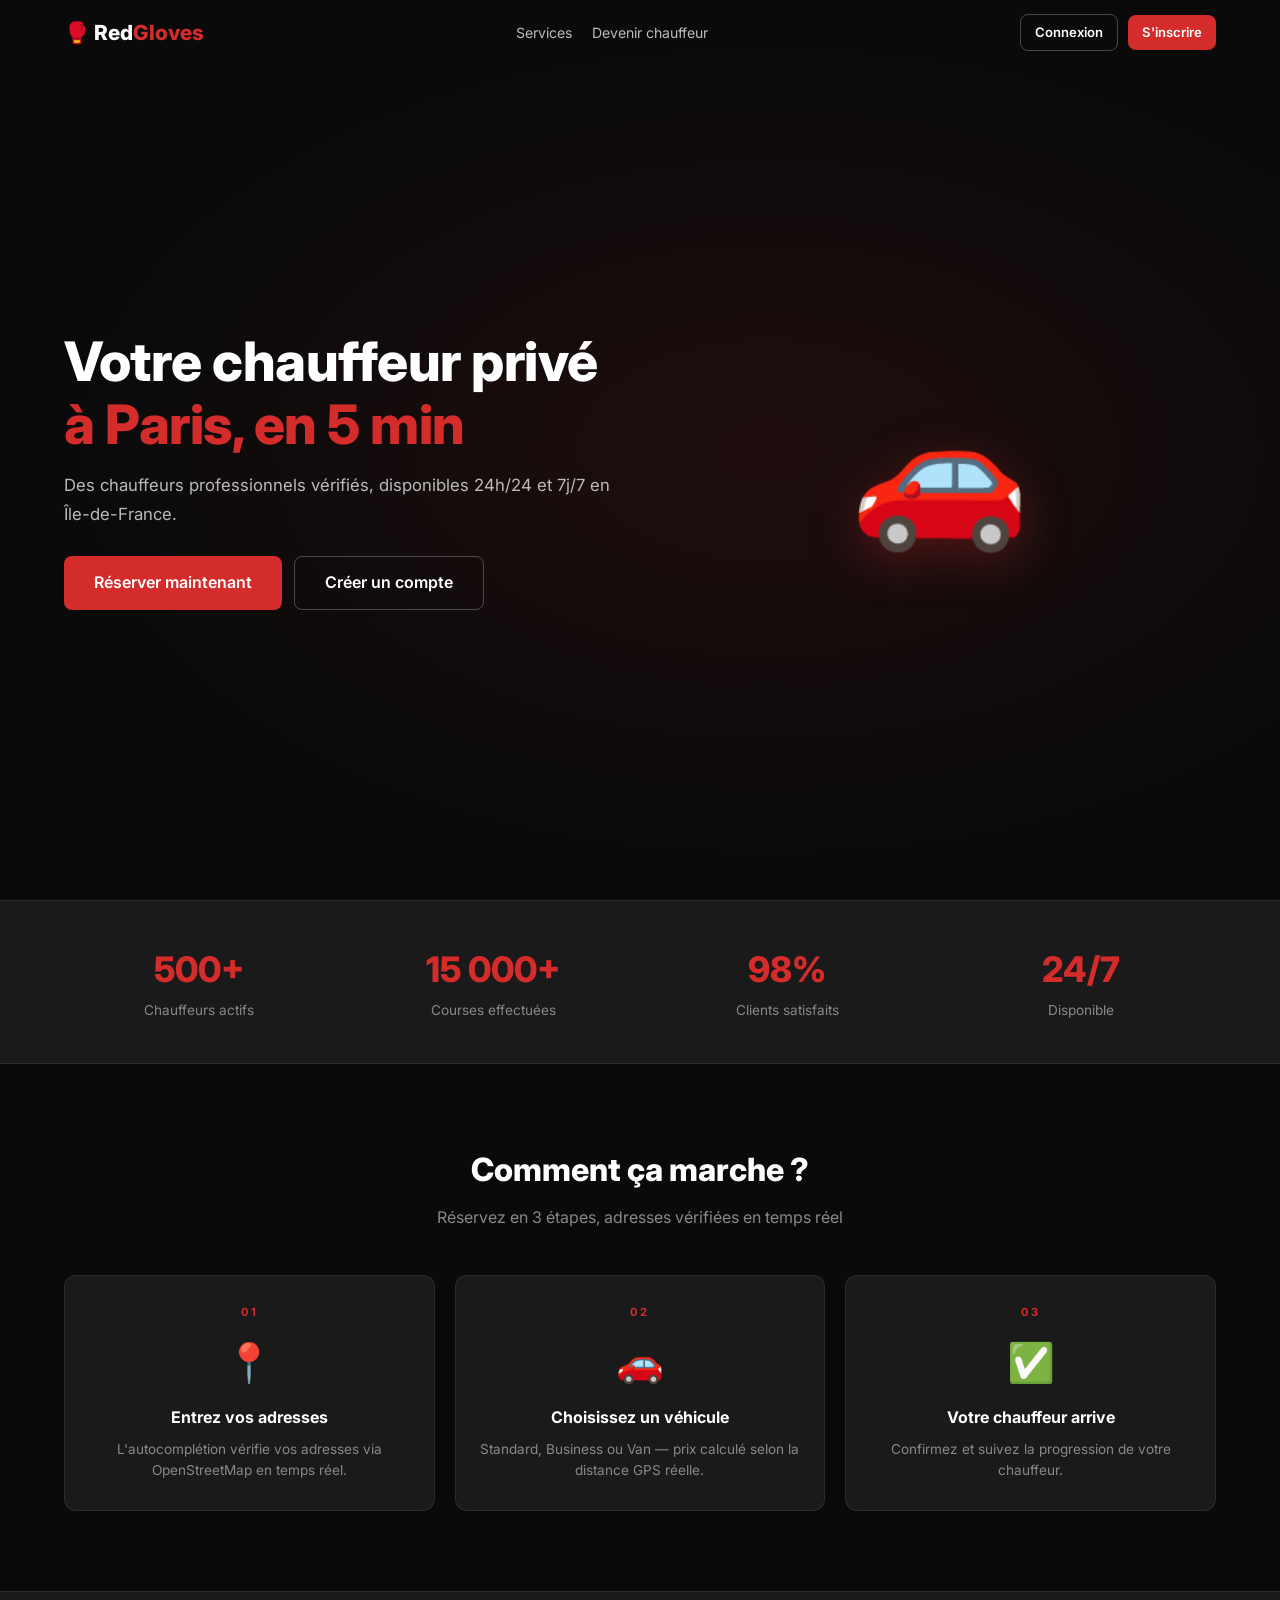
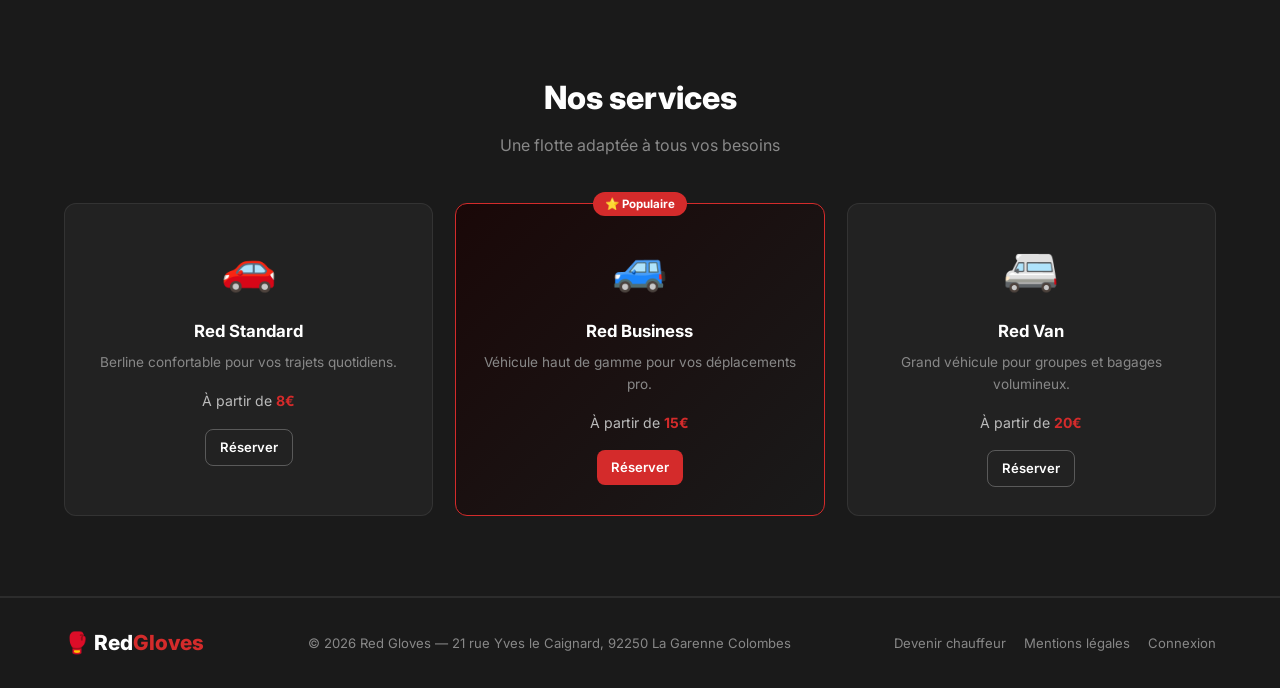
<file: index.html>
<!DOCTYPE html>
<html lang="fr">
<head>
  <meta charset="UTF-8"/>
  <meta name="viewport" content="width=device-width, initial-scale=1.0"/>
  <title>Red Gloves — VTC Paris</title>
  <link href="https://fonts.googleapis.com/css2?family=Inter:wght@400;500;600;700;800&display=swap" rel="stylesheet">
  <link rel="icon" href="data:image/svg+xml,<svg xmlns='http://www.w3.org/2000/svg' viewBox='0 0 100 100'><text y='.9em' font-size='90'>🥊</text></svg>">
  <link rel="stylesheet" href="css/main.css"/>
</head>
<body>

<nav class="navbar" id="navbar">
  <div class="container nav-inner">
    <a href="index.html" class="logo">🥊 Red<span>Gloves</span></a>
    <ul class="nav-links">
      <li><a href="#services">Services</a></li>
      <li><a href="driver.html">Devenir chauffeur</a></li>
    </ul>
    <div id="nav-user"></div>
  </div>
</nav>

<!-- HERO -->
<section class="hero">
  <div class="container hero-inner">
    <div class="hero-text">
      <h1>Votre chauffeur privé<br><span class="red">à Paris, en 5 min</span></h1>
      <p>Des chauffeurs professionnels vérifiés, disponibles 24h/24 et 7j/7 en Île-de-France.</p>
      <div class="hero-btns">
        <a href="booking.html" class="btn btn-red btn-lg">Réserver maintenant</a>
        <a href="auth.html#inscription" class="btn btn-outline btn-lg">Créer un compte</a>
      </div>
    </div>
    <div class="hero-visual">
      <div class="voiture-anim">🚗</div>
    </div>
  </div>
</section>

<!-- STATS -->
<section class="stats-bande">
  <div class="container stats-grid">
    <div class="stat"><strong>500+</strong><span>Chauffeurs actifs</span></div>
    <div class="stat"><strong>15 000+</strong><span>Courses effectuées</span></div>
    <div class="stat"><strong>98%</strong><span>Clients satisfaits</span></div>
    <div class="stat"><strong>24/7</strong><span>Disponible</span></div>
  </div>
</section>

<!-- COMMENT ÇA MARCHE -->
<section class="section">
  <div class="container">
    <h2 class="titre-section">Comment ça marche ?</h2>
    <p class="sous-titre">Réservez en 3 étapes, adresses vérifiées en temps réel</p>
    <div class="etapes-grid">
      <div class="etape-carte">
        <div class="etape-num">01</div>
        <div class="etape-ico">📍</div>
        <h3>Entrez vos adresses</h3>
        <p>L'autocomplétion vérifie vos adresses via OpenStreetMap en temps réel.</p>
      </div>
      <div class="etape-carte">
        <div class="etape-num">02</div>
        <div class="etape-ico">🚗</div>
        <h3>Choisissez un véhicule</h3>
        <p>Standard, Business ou Van — prix calculé selon la distance GPS réelle.</p>
      </div>
      <div class="etape-carte">
        <div class="etape-num">03</div>
        <div class="etape-ico">✅</div>
        <h3>Votre chauffeur arrive</h3>
        <p>Confirmez et suivez la progression de votre chauffeur.</p>
      </div>
    </div>
  </div>
</section>

<!-- SERVICES -->
<section class="section bg-sombre" id="services">
  <div class="container">
    <h2 class="titre-section">Nos services</h2>
    <p class="sous-titre">Une flotte adaptée à tous vos besoins</p>
    <div class="services-grid">
      <div class="service-carte">
        <div class="service-ico">🚗</div>
        <h3>Red Standard</h3>
        <p>Berline confortable pour vos trajets quotidiens.</p>
        <div class="prix">À partir de <strong>8€</strong></div>
        <a href="booking.html" class="btn btn-outline btn-sm">Réserver</a>
      </div>
      <div class="service-carte featured">
        <div class="badge-pop">⭐ Populaire</div>
        <div class="service-ico">🚙</div>
        <h3>Red Business</h3>
        <p>Véhicule haut de gamme pour vos déplacements pro.</p>
        <div class="prix">À partir de <strong>15€</strong></div>
        <a href="booking.html" class="btn btn-red btn-sm">Réserver</a>
      </div>
      <div class="service-carte">
        <div class="service-ico">🚐</div>
        <h3>Red Van</h3>
        <p>Grand véhicule pour groupes et bagages volumineux.</p>
        <div class="prix">À partir de <strong>20€</strong></div>
        <a href="booking.html" class="btn btn-outline btn-sm">Réserver</a>
      </div>
    </div>
  </div>
</section>

<!-- FOOTER -->
<footer class="footer">
  <div class="container footer-inner">
    <span class="logo">🥊 Red<span>Gloves</span></span>
    <p>© 2026 Red Gloves — 21 rue Yves le Caignard, 92250 La Garenne Colombes</p>
    <div class="footer-liens">
      <a href="driver.html">Devenir chauffeur</a>
      <a href="legal.html">Mentions légales</a>
      <a href="auth.html">Connexion</a>
    </div>
  </div>
</footer>

<div class="toast" id="toast"></div>
<script src="js/utils.js"></script>
</body>
</html>
</file>
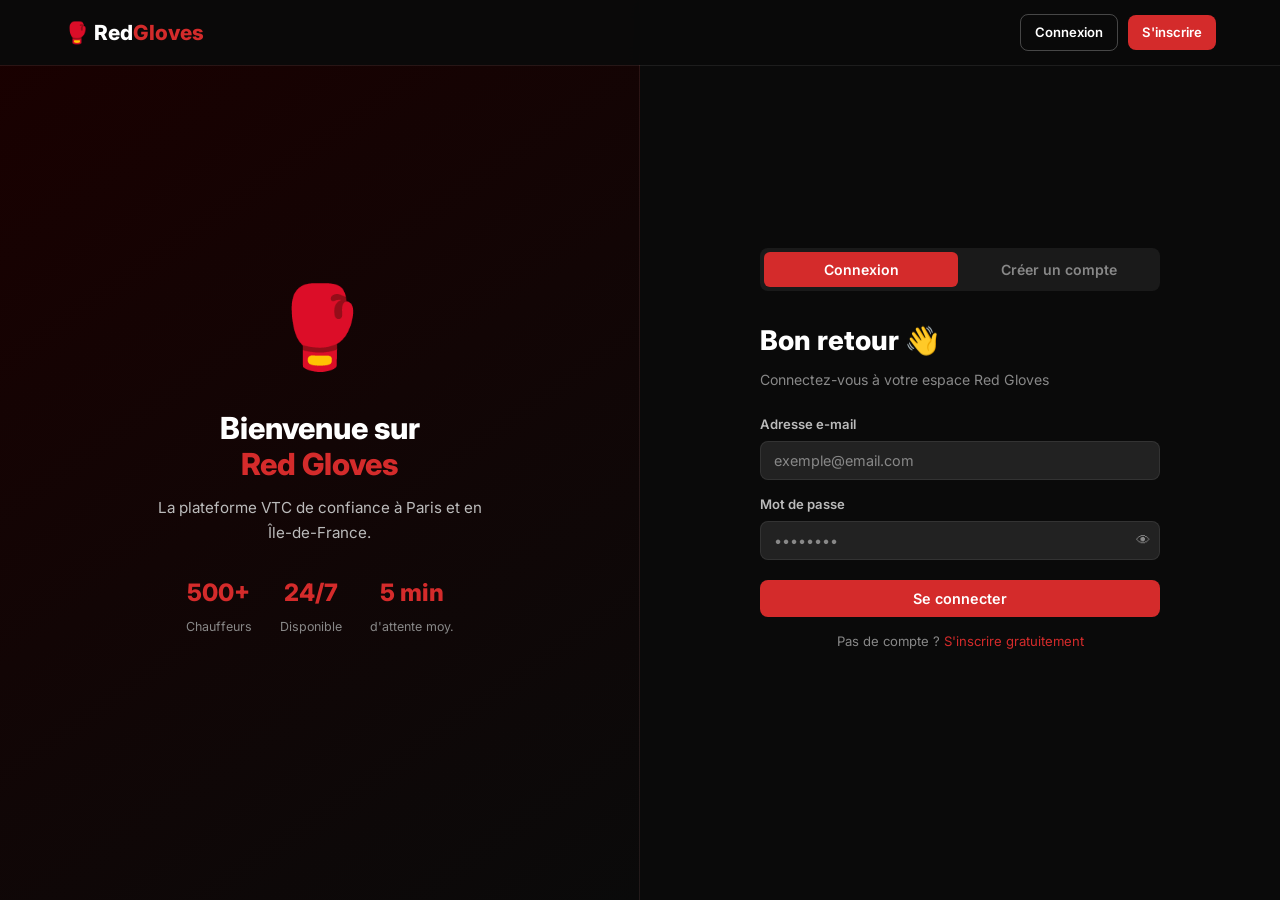
<file: auth.html>
<!DOCTYPE html>
<html lang="fr">
<head>
  <meta charset="UTF-8" />
  <meta name="viewport" content="width=device-width, initial-scale=1.0" />
  <title>Red Gloves — Connexion</title>
  <link href="https://fonts.googleapis.com/css2?family=Inter:wght@400;500;600;700;800&display=swap" rel="stylesheet">
  <link rel="icon" href="data:image/svg+xml,<svg xmlns='http://www.w3.org/2000/svg' viewBox='0 0 100 100'><text y='.9em' font-size='90'>🥊</text></svg>">
  <link rel="stylesheet" href="css/main.css" />
</head>
<body>

<nav class="navbar scrolled">
  <div class="container nav-inner">
    <a href="index.html" class="logo">🥊 Red<span>Gloves</span></a>
    <div id="nav-user"></div>
  </div>
</nav>

<div class="auth-page">

  <!-- Panneau gauche décoratif -->
  <div class="auth-gauche">
    <div class="auth-visuel">
      <div style="font-size:5rem;margin-bottom:20px;">🥊</div>
      <h2>Bienvenue sur<br><span class="red">Red Gloves</span></h2>
      <p>La plateforme VTC de confiance à Paris et en Île-de-France.</p>
      <div class="auth-stats">
        <div><strong>500+</strong><small>Chauffeurs</small></div>
        <div><strong>24/7</strong><small>Disponible</small></div>
        <div><strong>5 min</strong><small>d'attente moy.</small></div>
      </div>
    </div>
  </div>

  <!-- Panneau droit : formulaires -->
  <div class="auth-droite">
    <div class="auth-boite">

      <div class="auth-onglets">
        <button class="onglet actif" data-onglet="connexion"   onclick="changerOnglet('connexion')">Connexion</button>
        <button class="onglet"       data-onglet="inscription" onclick="changerOnglet('inscription')">Créer un compte</button>
      </div>

      <!-- ── CONNEXION ── -->
      <form id="form-connexion">
        <h1>Bon retour 👋</h1>
        <p class="auth-sub">Connectez-vous à votre espace Red Gloves</p>

        <div class="champ">
          <label>Adresse e-mail</label>
          <input type="email" id="login-email" placeholder="exemple@email.com" required />
        </div>
        <div class="champ">
          <label>Mot de passe</label>
          <div class="pw-wrap">
            <input type="password" id="login-mdp" placeholder="••••••••" required />
            <button type="button" class="pw-eye" onclick="toggleMdp('login-mdp',this)">👁</button>
          </div>
        </div>

        <button type="submit" class="btn btn-red btn-full">Se connecter</button>
        <p class="switch-txt">Pas de compte ? <a href="#" onclick="changerOnglet('inscription')">S'inscrire gratuitement</a></p>
      </form>

      <!-- ── INSCRIPTION ── -->
      <form id="form-inscription" class="cache">
        <h1>Créer un compte</h1>
        <p class="auth-sub">Inscrivez-vous en tant que client ou chauffeur</p>

        <!-- Choix du rôle -->
        <div class="role-choix">
          <label class="role-carte actif" id="role-client-card">
            <input type="radio" name="role" value="client" checked onchange="changerRole('client')" />
            <span class="role-ico">👤</span>
            <strong>Client</strong>
            <small>Je veux réserver des VTC</small>
          </label>
          <label class="role-carte" id="role-chauffeur-card">
            <input type="radio" name="role" value="chauffeur" onchange="changerRole('chauffeur')" />
            <span class="role-ico">🚗</span>
            <strong>Chauffeur</strong>
            <small>Je veux transporter des clients</small>
          </label>
        </div>

        <div class="champs-ligne">
          <div class="champ">
            <label>Prénom *</label>
            <input type="text" id="reg-prenom" placeholder="Mohamed" required />
          </div>
          <div class="champ">
            <label>Nom *</label>
            <input type="text" id="reg-nom" placeholder="Rahmoun" required />
          </div>
        </div>

        <div class="champ">
          <label>Adresse e-mail *</label>
          <input type="email" id="reg-email" placeholder="exemple@email.com" required />
        </div>

        <div class="champ">
          <label>Téléphone * <small class="gris">(format : 06 12 34 56 78)</small></label>
          <input type="tel" id="reg-tel" placeholder="06 12 34 56 78" required />
        </div>

        <div class="champ">
          <label>Mot de passe * <small class="gris">(8 caractères min.)</small></label>
          <div class="pw-wrap">
            <input type="password" id="reg-mdp" placeholder="••••••••" required minlength="8"
                   oninput="afficherForce(this.value)" />
            <button type="button" class="pw-eye" onclick="toggleMdp('reg-mdp',this)">👁</button>
          </div>
          <div class="force-barre"><div id="force-fill"></div></div>
          <small id="force-label"></small>
        </div>

        <!-- Champs supplémentaires pour les chauffeurs -->
        <div id="bloc-chauffeur" class="cache">
          <div class="separateur-section">📋 Informations chauffeur</div>
          <div class="champ">
            <label>Numéro de carte VTC *</label>
            <input type="text" id="reg-vtc" placeholder="Ex: VTC-2024-XXXXX" />
          </div>
          <div class="champ">
            <label>Véhicule (marque + modèle) *</label>
            <input type="text" id="reg-vehicule" placeholder="Ex: Peugeot 508 Noire" />
          </div>
        </div>

        <div class="champ">
          <label class="label-cb">
            <input type="checkbox" id="reg-cgu" required />
            J'accepte les <a href="legal.html" target="_blank" class="red">CGU</a> et la <a href="legal.html#confidentialite" target="_blank" class="red">politique de confidentialité</a>
          </label>
        </div>

        <button type="submit" class="btn btn-red btn-full">Créer mon compte</button>
        <p class="switch-txt">Déjà un compte ? <a href="#" onclick="changerOnglet('connexion')">Se connecter</a></p>
      </form>

    </div>
  </div>
</div>

<div class="toast" id="toast"></div>
<script src="js/utils.js"></script>
<script src="js/auth.js"></script>
<script>
  function toggleMdp(id, btn) {
    const inp = document.getElementById(id);
    inp.type = inp.type === 'password' ? 'text' : 'password';
    btn.textContent = inp.type === 'password' ? '👁' : '🙈';
  }
  function changerRole(role) {
    document.getElementById('role-client-card').classList.toggle('actif', role === 'client');
    document.getElementById('role-chauffeur-card').classList.toggle('actif', role === 'chauffeur');
    document.getElementById('bloc-chauffeur').classList.toggle('cache', role !== 'chauffeur');
  }
</script>
</body>
</html>
</file>
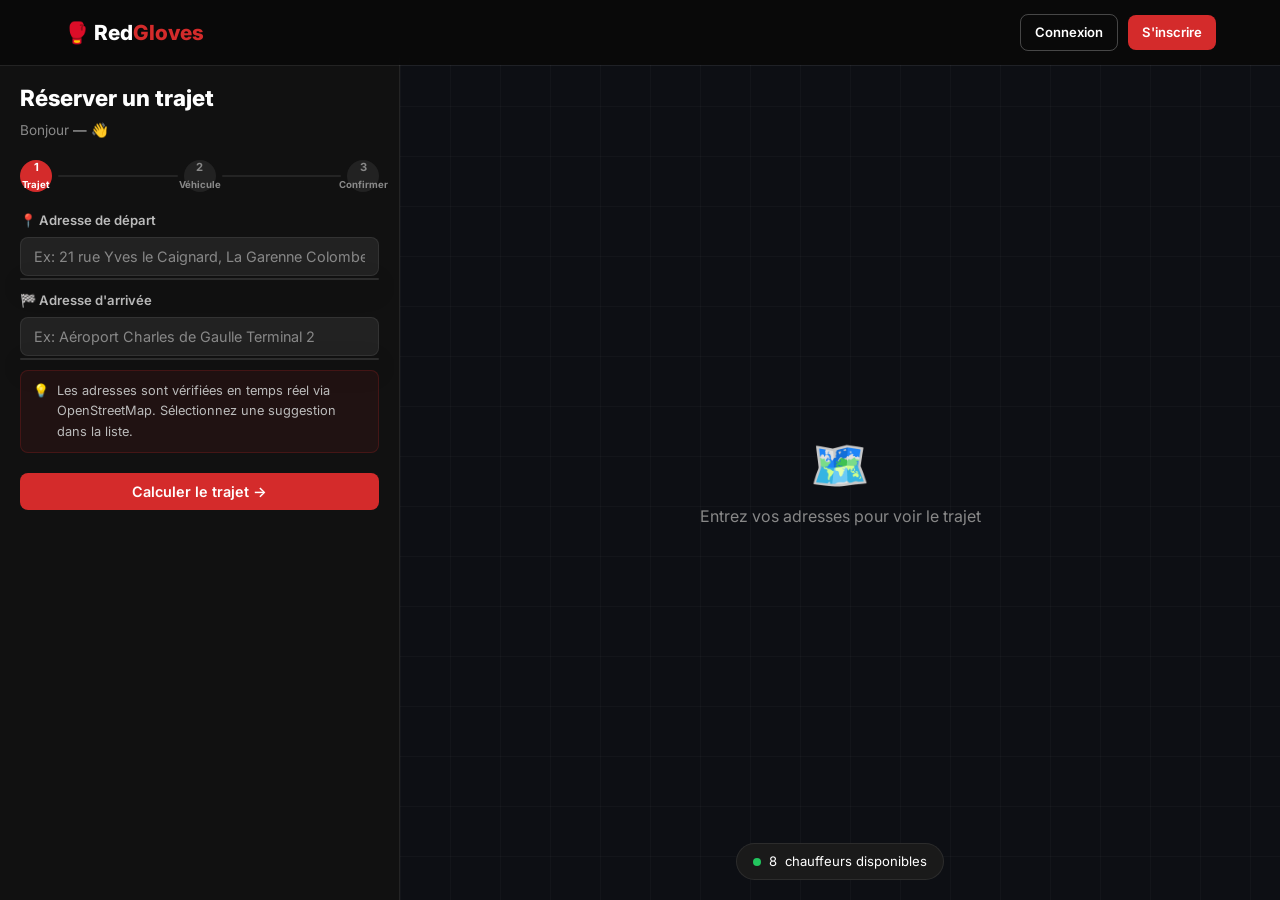
<file: booking.html>
<!DOCTYPE html>
<html lang="fr">
<head>
  <meta charset="UTF-8"/>
  <meta name="viewport" content="width=device-width, initial-scale=1.0"/>
  <title>Red Gloves — Réserver</title>
  <link href="https://fonts.googleapis.com/css2?family=Inter:wght@400;500;600;700;800&display=swap" rel="stylesheet">
  <link rel="icon" href="data:image/svg+xml,<svg xmlns='http://www.w3.org/2000/svg' viewBox='0 0 100 100'><text y='.9em' font-size='90'>🥊</text></svg>">
  <link rel="stylesheet" href="css/main.css"/>
</head>
<body class="booking-body">

<nav class="navbar scrolled">
  <div class="container nav-inner">
    <a href="index.html" class="logo">🥊 Red<span>Gloves</span></a>
    <div id="nav-user"></div>
  </div>
</nav>

<div class="resa-layout">

  <!-- ══ PANNEAU GAUCHE ══ -->
  <aside class="resa-panneau">

    <div class="resa-titre">
      <h1>Réserver un trajet</h1>
      <p>Bonjour <strong id="user-label">—</strong> 👋</p>
    </div>

    <!-- Barre de progression -->
    <div class="prog-barre-etapes">
      <div class="prog-step actif courant" data-step="1">1<span>Trajet</span></div>
      <div class="prog-line"></div>
      <div class="prog-step" data-step="2">2<span>Véhicule</span></div>
      <div class="prog-line"></div>
      <div class="prog-step" data-step="3">3<span>Confirmer</span></div>
    </div>

    <!-- ── ÉTAPE 1 : Adresses ── -->
    <div class="etape" data-etape="1">
      <div class="champ adresse-wrap">
        <label>📍 Adresse de départ</label>
        <input type="text" id="input-depart" placeholder="Ex: 21 rue Yves le Caignard, La Garenne Colombes" autocomplete="off"/>
      </div>
      <div class="champ adresse-wrap">
        <label>🏁 Adresse d'arrivée</label>
        <input type="text" id="input-dest" placeholder="Ex: Aéroport Charles de Gaulle Terminal 2" autocomplete="off"/>
      </div>

      <div class="info-adresse">
        <span>💡</span>
        <span>Les adresses sont vérifiées en temps réel via OpenStreetMap. Sélectionnez une suggestion dans la liste.</span>
      </div>

      <button class="btn btn-red btn-full" id="btn-calculer">Calculer le trajet →</button>

      <!-- Résultat du calcul — affiché après validation des adresses -->
      <div class="trajet-resultat cache" id="trajet-resultat">
        <div class="trajet-resultat-titre">📊 Résumé du trajet</div>
        <!-- Adresses confirmées -->
        <div class="trajet-adresses">
          <div class="trajet-adresse-item">📍 <span id="affich-depart">—</span></div>
          <div class="trajet-adresse-item">🏁 <span id="affich-dest">—</span></div>
        </div>
        <div class="tr-stats-grid">
          <div class="tr-stat-big">
            <span class="tr-ico">📏</span>
            <strong id="affich-distance">—</strong>
            <small>Distance réelle</small>
          </div>
          <div class="tr-stat-big">
            <span class="tr-ico">⏱</span>
            <strong id="affich-duree">—</strong>
            <small>Durée estimée</small>
          </div>
          <div class="tr-stat-big">
            <span class="tr-ico">💰</span>
            <strong id="affich-prix-min">—</strong>
            <small>À partir de</small>
          </div>
          <div class="tr-stat-big">
            <span class="tr-ico">🚗</span>
            <strong id="affich-eta">—</strong>
            <small>Temps d'attente</small>
          </div>
        </div>
        <div class="tarifs-detail">
          <div class="tarifs-titre">📋 Grille tarifaire</div>
          <div class="tarif-ligne">
            <span>🚗 Red Standard</span>
            <span>5€ de base + <strong>1,80€/km</strong></span>
            <span id="tarif-standard" class="tarif-val">—</span>
          </div>
          <div class="tarif-ligne">
            <span>🚙 Red Business</span>
            <span>10€ de base + <strong>2,80€/km</strong></span>
            <span id="tarif-business" class="tarif-val">—</span>
          </div>
          <div class="tarif-ligne">
            <span>🚐 Red Van</span>
            <span>15€ de base + <strong>3,20€/km</strong></span>
            <span id="tarif-van" class="tarif-val">—</span>
          </div>
        </div>
      </div>
    </div>

    <!-- ── ÉTAPE 2 : Véhicule ── -->
    <div class="etape cache" data-etape="2">

      <!-- Récap trajet toujours visible -->
      <div class="recap-trajet-mini">
        <div class="rtm-item">📏 <strong id="recap-distance">—</strong></div>
        <div class="rtm-item">⏱ <strong id="recap-duree">—</strong></div>
        <div class="rtm-item">💰 dès <strong id="recap-prix-min" class="red">—</strong></div>
      </div>

      <!-- Grille tarifaire -->
      <div class="tarifs-detail">
        <div class="tarifs-titre">📋 Tarifs estimés pour ce trajet</div>
        <div class="tarif-ligne">
          <span>🚗 Standard</span>
          <span>5€ + <strong>1,80€/km</strong></span>
          <span id="tarif2-standard" class="tarif-val">—</span>
        </div>
        <div class="tarif-ligne">
          <span>🚙 Business</span>
          <span>10€ + <strong>2,80€/km</strong></span>
          <span id="tarif2-business" class="tarif-val">—</span>
        </div>
        <div class="tarif-ligne">
          <span>🚐 Van</span>
          <span>15€ + <strong>3,20€/km</strong></span>
          <span id="tarif2-van" class="tarif-val">—</span>
        </div>
      </div>

      <div class="step-label" style="margin-top:14px">Choisissez votre véhicule</div>
      <div id="liste-vehicules"></div>
      <div class="nav-btns">
        <button class="btn btn-outline" onclick="allerEtape(1)">← Retour</button>
        <button class="btn btn-red"     id="btn-vers-resume">Continuer →</button>
      </div>
    </div>

    <!-- ── ÉTAPE 3 : Résumé ── -->
    <div class="etape cache" data-etape="3">
      <div class="step-label">Confirmer votre course</div>
      <div class="resume-box">
        <div class="resume-ligne"><span>Départ</span>      <strong id="res-depart">—</strong></div>
        <div class="resume-ligne"><span>Arrivée</span>     <strong id="res-dest">—</strong></div>
        <div class="resume-ligne"><span>Distance</span>    <span id="res-distance">—</span></div>
        <div class="resume-ligne"><span>Durée</span>       <span id="res-duree">—</span></div>
        <div class="resume-ligne"><span>Véhicule</span>    <span id="res-vehicule">—</span></div>
        <div class="resume-ligne total"><span>Total estimé</span><strong id="res-prix" class="red">—</strong></div>
      </div>
      <div class="champ">
        <label>Mode de paiement</label>
        <select id="paiement">
          <option value="carte">💳 Carte bancaire</option>
          <option value="especes">💵 Espèces</option>
        </select>
      </div>
      <div class="champ">
        <label>Note pour le chauffeur <small class="gris">(optionnel)</small></label>
        <input type="text" id="note-course" placeholder="Ex: Bagages volumineux, sonnez au 2…"/>
      </div>
      <div class="nav-btns">
        <button class="btn btn-outline" onclick="allerEtape(2)">← Retour</button>
        <button class="btn btn-red"     id="btn-confirmer">✅ Confirmer la course</button>
      </div>
    </div>

    <!-- ── ÉTAPE 4 : Confirmée ── -->
    <div class="etape cache" data-etape="4">
      <div class="confirmation">
        <div class="conf-ico">✅</div>
        <h2>Course confirmée !</h2>
        <p>Votre chauffeur arrive dans <strong id="eta-val">5</strong> min</p>
        <div class="conf-prog">
          <div class="conf-barre"><div id="prog-fill"></div></div>
          <p id="statut-msg">Course publiée — recherche d'un chauffeur…</p>
        </div>
        <button class="btn btn-outline btn-full" onclick="recommencer()">+ Nouveau trajet</button>
        <a href="dashboard.html" class="btn btn-red btn-full" style="margin-top:8px">Voir mes courses →</a>
      </div>
    </div>

  </aside>

  <!-- ══ CARTE DROITE ══ -->
  <main class="resa-carte">
    <div class="carte-fond">
      <div class="carte-msg" id="carte-msg">
        <p style="font-size:3rem">🗺️</p>
        <p>Entrez vos adresses pour voir le trajet</p>
      </div>
      <div class="pin pin-a cache" id="marqueur-a"><span>A</span></div>
      <div class="pin pin-b cache" id="marqueur-b"><span>B</span></div>
    </div>
    <div class="badge-chauffeurs">
      <span class="dot-vert"></span>
      <span id="nb-chauffeurs">12</span> chauffeurs disponibles
    </div>
  </main>

</div>

<div class="toast" id="toast"></div>
<script src="js/utils.js"></script>
<script src="js/booking.js"></script>
<script>
  /* Affiche les marqueurs quand un trajet est calculé */
  const _orig = allerEtape;
  allerEtape = function(n) {
    _orig(n);
    if (n >= 2) {
      document.getElementById('carte-msg').style.display = 'none';
      document.getElementById('marqueur-a').classList.remove('cache');
      document.getElementById('marqueur-b').classList.remove('cache');
      document.getElementById('trajet-resultat').classList.remove('cache');
    }
  };
</script>
</body>
</html>
</file>
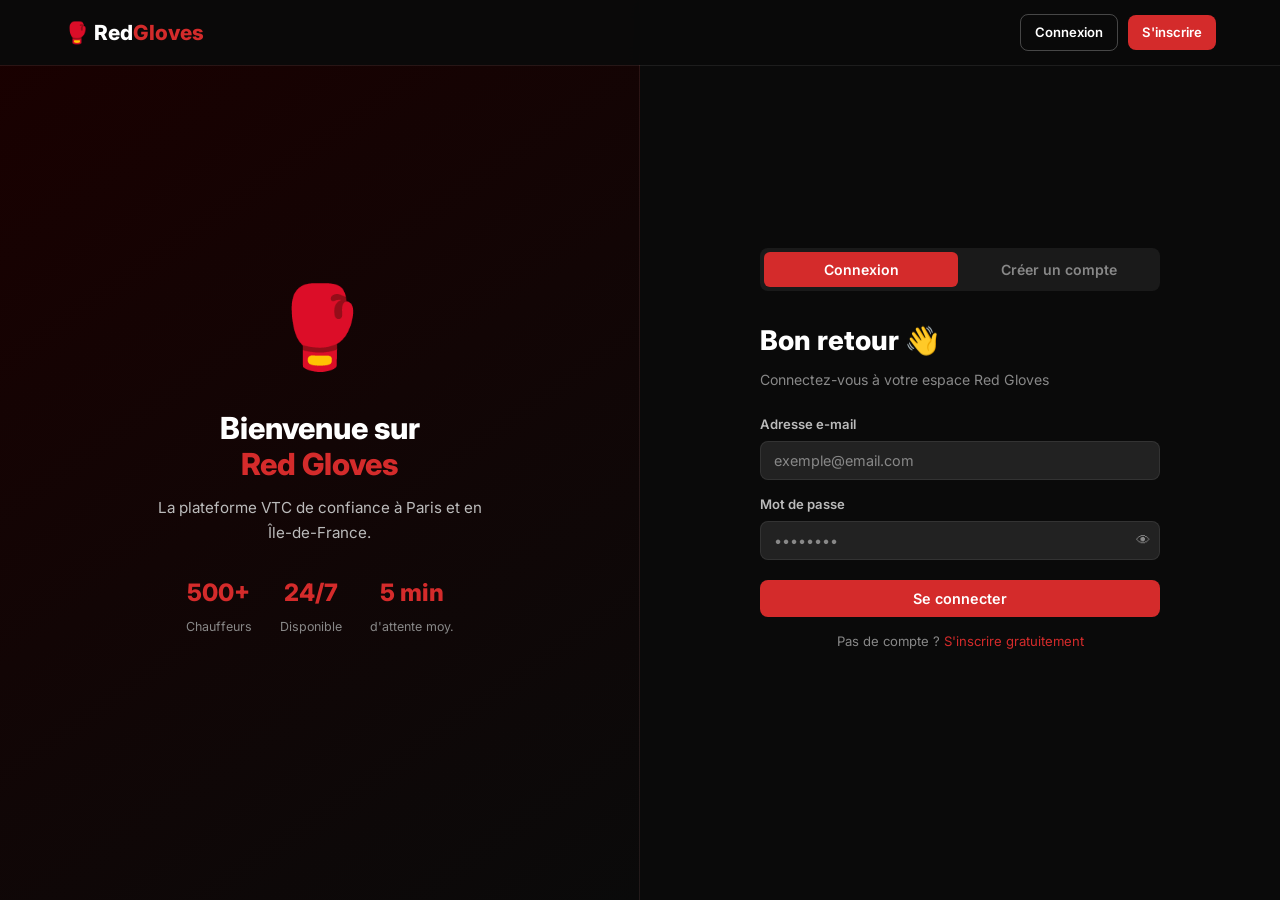
<file: dashboard.html>
<!DOCTYPE html>
<html lang="fr">
<head>
  <meta charset="UTF-8"/>
  <meta name="viewport" content="width=device-width, initial-scale=1.0"/>
  <title>Red Gloves — Mon espace</title>
  <link href="https://fonts.googleapis.com/css2?family=Inter:wght@400;500;600;700;800&display=swap" rel="stylesheet">
  <link rel="icon" href="data:image/svg+xml,<svg xmlns='http://www.w3.org/2000/svg' viewBox='0 0 100 100'><text y='.9em' font-size='90'>🥊</text></svg>">
  <link rel="stylesheet" href="css/main.css"/>
</head>
<body class="dash-body">

<nav class="navbar scrolled">
  <div class="container nav-inner">
    <a href="index.html" class="logo">🥊 Red<span>Gloves</span></a>
    <div id="nav-user"></div>
  </div>
</nav>

<div class="dash-layout">

  <!-- ══ SIDEBAR ══ -->
  <aside class="dash-sidebar">

    <!-- Carte utilisateur -->
    <div class="user-card">
      <div class="user-avatar" id="role-badge">👤</div>
      <div>
        <strong id="user-prenom">—</strong>
        <small id="user-email">—</small>
      </div>
    </div>

    <!-- Toggle En ligne (chauffeur seulement) -->
    <div id="bloc-en-ligne" class="en-ligne-bloc cache">
      <label id="label-en-ligne">🔴 Hors ligne</label>
      <label class="toggle-switch">
        <input type="checkbox" id="toggle-en-ligne"/>
        <span class="slider"></span>
      </label>
    </div>

    <!-- Navigation CLIENT -->
    <nav id="sidebar-client" class="sidebar-nav cache">
      <button class="sidebar-lien" data-section="sec-reserver"   onclick="afficherSection('sec-reserver')">🗺️ Réserver</button>
      <button class="sidebar-lien" data-section="sec-historique"  onclick="afficherSection('sec-historique')">📋 Historique</button>
      <button class="sidebar-lien" data-section="sec-profil"      onclick="afficherSection('sec-profil')">⚙️ Profil</button>
    </nav>

    <!-- Navigation CHAUFFEUR -->
    <nav id="sidebar-chauffeur" class="sidebar-nav cache">
      <button class="sidebar-lien" data-section="sec-disponibles"  onclick="afficherSection('sec-disponibles')">🔔 Courses disponibles</button>
      <button class="sidebar-lien" data-section="sec-mes-courses"  onclick="afficherSection('sec-mes-courses')">📋 Mes courses</button>
      <button class="sidebar-lien" data-section="sec-stats"        onclick="afficherSection('sec-stats')">📊 Statistiques</button>
      <button class="sidebar-lien" data-section="sec-profil"       onclick="afficherSection('sec-profil')">⚙️ Profil</button>
    </nav>

    <button class="btn btn-outline btn-full" style="margin-top:auto" onclick="deconnexion()">Déconnexion</button>
  </aside>

  <!-- ══ CONTENU PRINCIPAL ══ -->
  <main class="dash-main">

    <!-- ─── CLIENT : Réserver ─── -->
    <div class="dash-section" id="sec-reserver">
      <h2>Réserver un trajet</h2>
      <p class="dash-sub">Vérification d'adresse en temps réel via OpenStreetMap</p>
      <div class="dash-form">
        <div class="champ adresse-wrap">
          <label>📍 Départ</label>
          <input type="text" id="dash-depart" placeholder="Adresse de départ" autocomplete="off"/>
        </div>
        <div class="champ adresse-wrap">
          <label>🏁 Destination</label>
          <input type="text" id="dash-dest" placeholder="Adresse d'arrivée" autocomplete="off"/>
        </div>
        <div class="info-adresse">
          <span>💡</span><span>Sélectionnez une adresse dans les suggestions pour la valider.</span>
        </div>
        <button class="btn btn-red" id="dash-btn-calculer">Réserver maintenant →</button>
      </div>
      <!-- Lien vers la page de réservation complète -->
      <a href="booking.html" class="cta-booking-link" style="margin-top:18px; text-decoration:none">
        <span class="cta-ico">🗺️</span>
        <div>
          <strong>Réservation avec sélection du véhicule</strong><br>
          <small>Choisissez Standard, Business ou Van — prix estimé en temps réel</small>
        </div>
        <span style="margin-left:auto">→</span>
      </a>
    </div>

    <!-- ─── CLIENT : Historique ─── -->
    <div class="dash-section cache" id="sec-historique">
      <h2>Mes courses</h2>
      <p class="dash-sub">Historique de tous vos trajets</p>
      <div id="liste-historique"></div>
    </div>

    <!-- ─── CHAUFFEUR : Courses disponibles ─── -->
    <div class="dash-section cache" id="sec-disponibles">
      <div class="section-header">
        <div>
          <h2>Courses disponibles</h2>
          <p class="dash-sub">Acceptez ou refusez les courses des clients</p>
        </div>
        <button class="btn btn-outline btn-sm" onclick="chargerDisponibles()">↻ Actualiser</button>
      </div>
      <div class="refresh-cd"></div>
      <div id="liste-disponibles"></div>
    </div>

    <!-- ─── CHAUFFEUR : Mes courses ─── -->
    <div class="dash-section cache" id="sec-mes-courses">
      <h2>Mes courses acceptées</h2>
      <p class="dash-sub">Courses que vous avez prises en charge</p>
      <div id="liste-mes-courses"></div>
    </div>

    <!-- ─── CHAUFFEUR : Statistiques ─── -->
    <div class="dash-section cache" id="sec-stats">
      <h2>Mes statistiques</h2>
      <p class="dash-sub">Vos performances sur Red Gloves</p>
      <div class="stats-dash">
        <div class="stat-dash-card">
          <span class="sd-ico">🚗</span>
          <strong id="stat-courses">—</strong>
          <small>Courses effectuées</small>
        </div>
        <div class="stat-dash-card">
          <span class="sd-ico">💰</span>
          <strong id="stat-revenus">—</strong>
          <small>Revenus totaux</small>
        </div>
        <div class="stat-dash-card">
          <span class="sd-ico">⭐</span>
          <strong id="stat-note">—</strong>
          <small>Note moyenne</small>
        </div>
        <div class="stat-dash-card">
          <span class="sd-ico">📅</span>
          <strong id="stat-semaine">—</strong>
          <small>Cette semaine (est.)</small>
        </div>
      </div>
    </div>

    <!-- ─── COMMUN : Profil ─── -->
    <div class="dash-section cache" id="sec-profil">
      <h2>Mon profil</h2>
      <p class="dash-sub">Modifiez vos informations personnelles</p>
      <form class="dash-form" id="form-profil">
        <div class="champs-ligne">
          <div class="champ"><label>Prénom</label><input type="text" id="p-prenom"/></div>
          <div class="champ"><label>Nom</label>   <input type="text" id="p-nom"/></div>
        </div>
        <div class="champ"><label>Email</label>    <input type="email" id="p-email" disabled/></div>
        <div class="champ"><label>Téléphone</label><input type="tel"   id="p-tel"/></div>
        <div class="champ" id="champ-vehicule" style="display:none">
          <label>Véhicule</label><input type="text" id="p-vehicule"/>
        </div>
        <button type="submit" class="btn btn-red">Enregistrer les modifications</button>
      </form>
    </div>

  </main>
</div>

<div class="toast" id="toast"></div>
<script src="js/utils.js?v=4"></script>
<script src="js/dashboard.js?v=4"></script>
<script>
  /* Affiche le champ véhicule pour les chauffeurs */
  if (DB.getSession()?.role === 'chauffeur') {
    document.getElementById('champ-vehicule').style.display = '';
    document.getElementById('bloc-en-ligne').classList.remove('cache');
  }
</script>
</body>
</html>
</file>
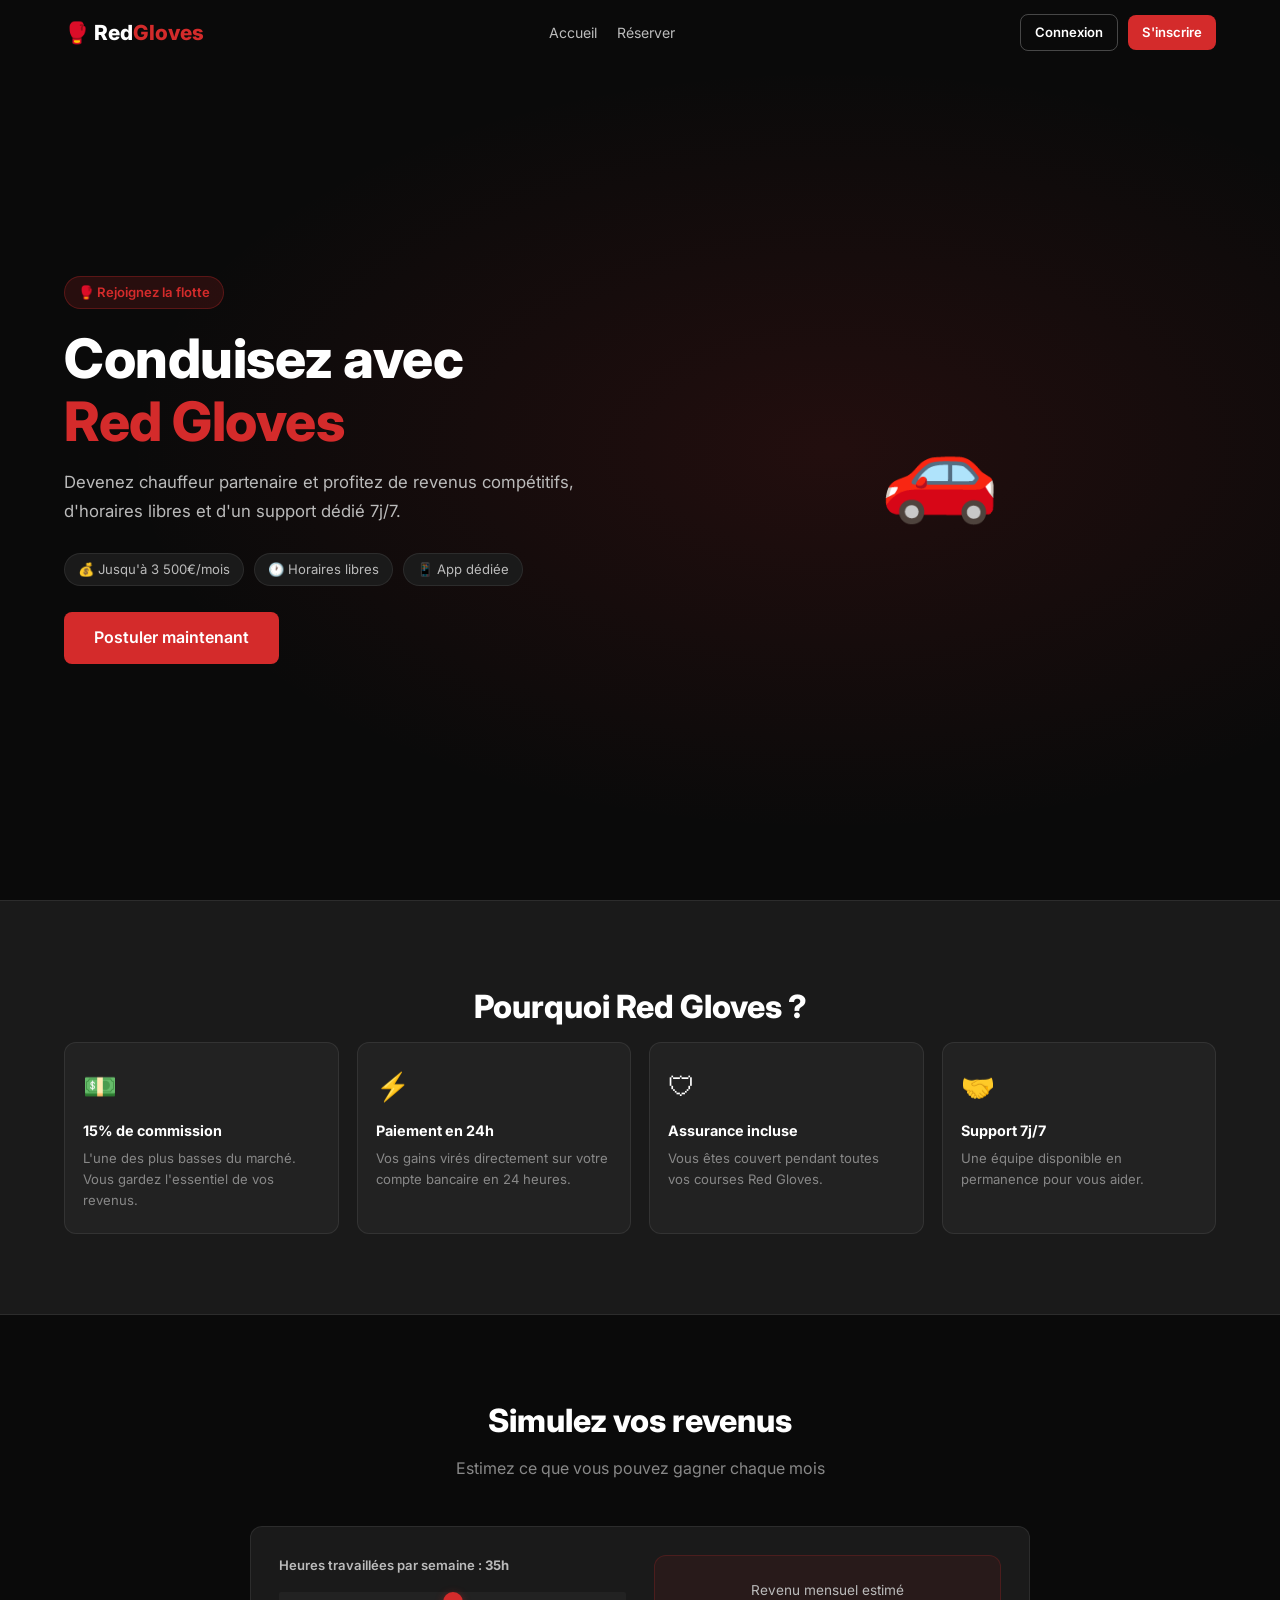
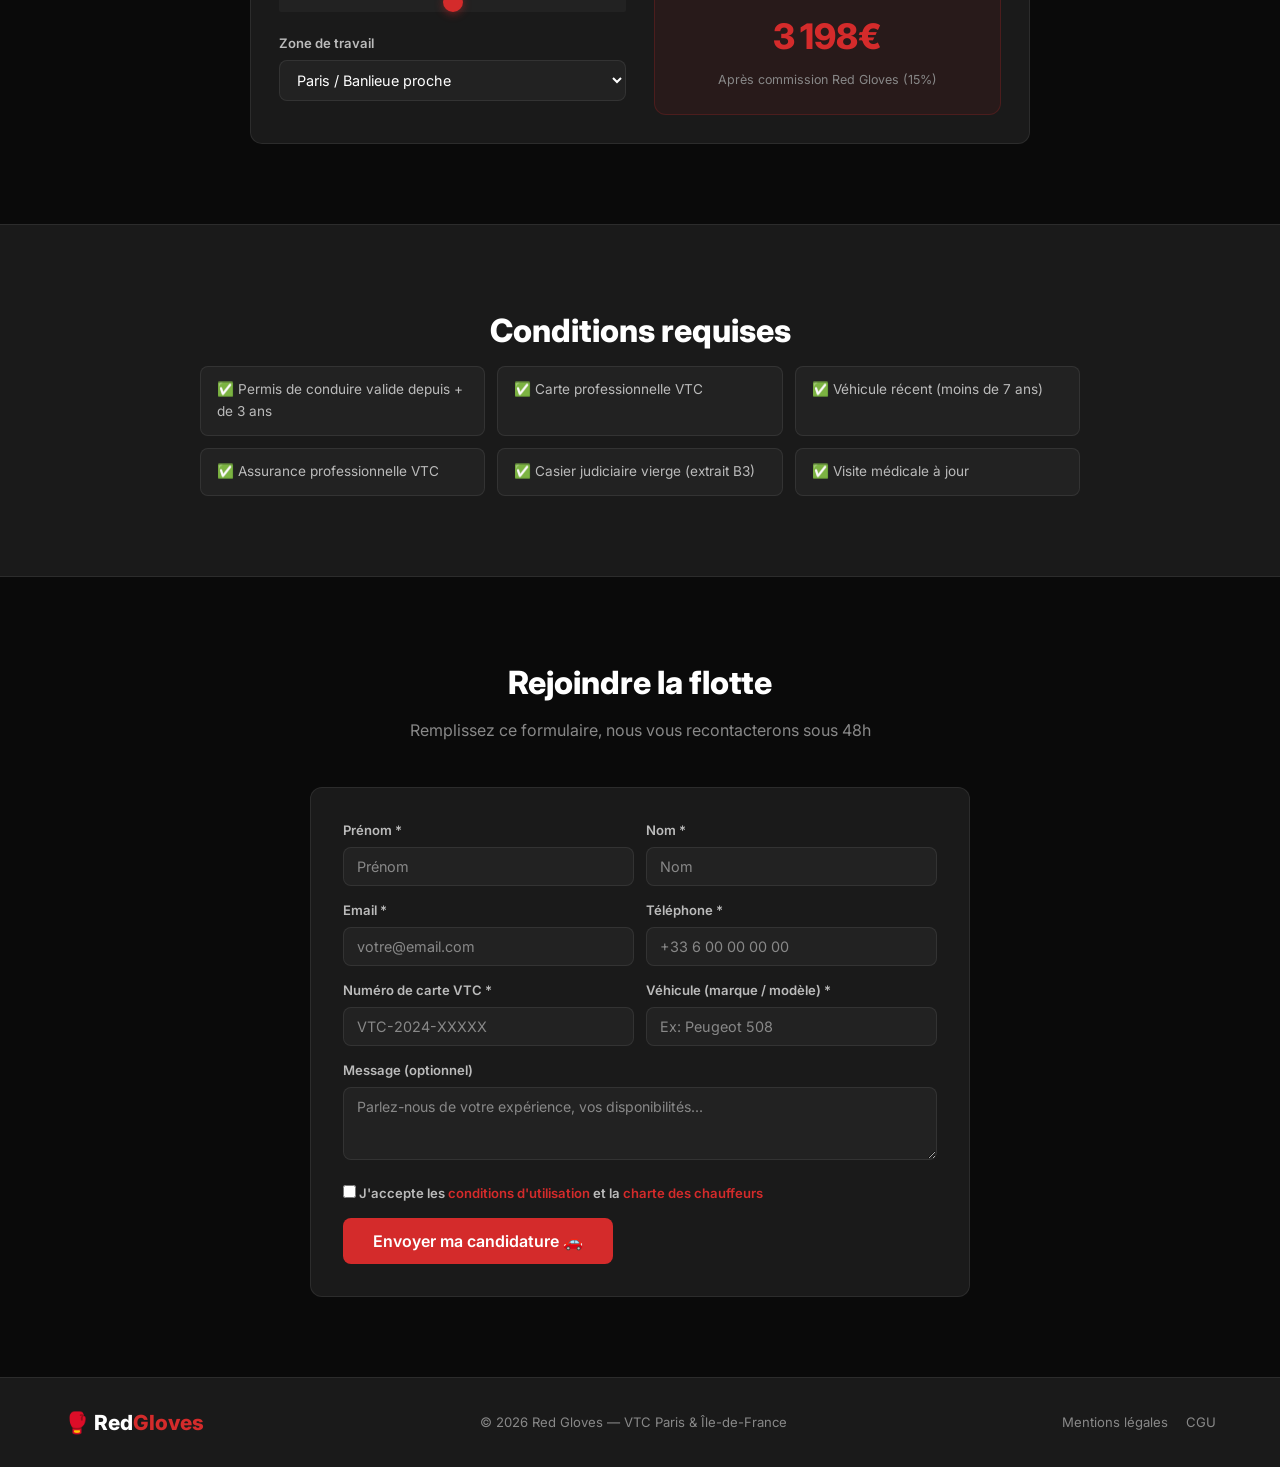
<file: driver.html>
<!DOCTYPE html>
<html lang="fr">

<!--
  ╔══════════════════════════════════════════════════════════╗
  ║  RED GLOVES — Fichier : driver.html                      ║
  ║  Page "Devenir Chauffeur"                                ║
  ╚══════════════════════════════════════════════════════════╝
-->

<head>
  <meta charset="UTF-8" />
  <meta name="viewport" content="width=device-width, initial-scale=1.0" />
  <title>Red Gloves — Devenir Chauffeur</title>
  <link rel="preconnect" href="https://fonts.googleapis.com">
  <link href="https://fonts.googleapis.com/css2?family=Inter:wght@400;600;700;800&display=swap" rel="stylesheet">
  <link rel="icon" href="data:image/svg+xml,<svg xmlns='http://www.w3.org/2000/svg' viewBox='0 0 100 100'><text y='.9em' font-size='90'>🥊</text></svg>">
  <link rel="stylesheet" href="css/main.css" />
</head>

<body>

  <nav class="navbar" id="navbar">
    <div class="container nav-inner">
      <a href="index.html" class="logo">🥊 Red<span>Gloves</span></a>
      <ul class="nav-links">
        <li><a href="index.html">Accueil</a></li>
        <li><a href="booking.html">Réserver</a></li>
      </ul>
      <div id="nav-user"></div>
    </div>
  </nav>


  <!-- ═══════════════════════════════════════
       HERO CHAUFFEUR
  ═══════════════════════════════════════ -->
  <section class="hero hero-chauffeur">
    <div class="container hero-inner">
      <div class="hero-text">
        <div class="badge-hero">🥊 Rejoignez la flotte</div>
        <h1>Conduisez avec<br><span class="text-red">Red Gloves</span></h1>
        <p>Devenez chauffeur partenaire et profitez de revenus compétitifs, d'horaires libres et d'un support dédié 7j/7.</p>
        <div class="avantages-rapides">
          <span>💰 Jusqu'à 3 500€/mois</span>
          <span>🕐 Horaires libres</span>
          <span>📱 App dédiée</span>
        </div>
        <a href="#postuler" class="btn btn-red btn-lg">Postuler maintenant</a>
      </div>
      <div class="hero-visual">
        <div class="voiture" style="font-size: 6rem;">🚗</div>
      </div>
    </div>
  </section>


  <!-- ═══════════════════════════════════════
       AVANTAGES
  ═══════════════════════════════════════ -->
  <section class="section bg-sombre">
    <div class="container">
      <h2 class="titre-section">Pourquoi Red Gloves ?</h2>
      <div class="avantages-grid">
        <div class="avantage-carte">
          <div class="av-icone">💵</div>
          <h3>15% de commission</h3>
          <p>L'une des plus basses du marché. Vous gardez l'essentiel de vos revenus.</p>
        </div>
        <div class="avantage-carte">
          <div class="av-icone">⚡</div>
          <h3>Paiement en 24h</h3>
          <p>Vos gains virés directement sur votre compte bancaire en 24 heures.</p>
        </div>
        <div class="avantage-carte">
          <div class="av-icone">🛡</div>
          <h3>Assurance incluse</h3>
          <p>Vous êtes couvert pendant toutes vos courses Red Gloves.</p>
        </div>
        <div class="avantage-carte">
          <div class="av-icone">🤝</div>
          <h3>Support 7j/7</h3>
          <p>Une équipe disponible en permanence pour vous aider.</p>
        </div>
      </div>
    </div>
  </section>


  <!-- ═══════════════════════════════════════
       SIMULATEUR DE REVENUS
  ═══════════════════════════════════════ -->
  <section class="section">
    <div class="container">
      <h2 class="titre-section">Simulez vos revenus</h2>
      <p class="sous-titre">Estimez ce que vous pouvez gagner chaque mois</p>

      <div class="simulateur">
        <div class="sim-controles">
          <div class="champ">
            <label>Heures travaillées par semaine : <strong id="affich-heures">35h</strong></label>
            <!-- range = curseur glissant -->
            <input type="range" id="slider-heures"
                   min="10" max="60" value="35"
                   oninput="calculerRevenus()" />
          </div>
          <div class="champ">
            <label>Zone de travail</label>
            <select id="select-zone" onchange="calculerRevenus()">
              <option value="1.2">Paris Centre</option>
              <option value="1.0" selected>Paris / Banlieue proche</option>
              <option value="0.8">Banlieue éloignée</option>
            </select>
          </div>
        </div>
        <div class="sim-resultat">
          <p>Revenu mensuel estimé</p>
          <span id="montant-sim">2 100€</span>
          <small>Après commission Red Gloves (15%)</small>
        </div>
      </div>
    </div>
  </section>


  <!-- ═══════════════════════════════════════
       CONDITIONS REQUISES
  ═══════════════════════════════════════ -->
  <section class="section bg-sombre">
    <div class="container">
      <h2 class="titre-section">Conditions requises</h2>
      <div class="conditions-grid">
        <div class="condition-item">✅ Permis de conduire valide depuis + de 3 ans</div>
        <div class="condition-item">✅ Carte professionnelle VTC</div>
        <div class="condition-item">✅ Véhicule récent (moins de 7 ans)</div>
        <div class="condition-item">✅ Assurance professionnelle VTC</div>
        <div class="condition-item">✅ Casier judiciaire vierge (extrait B3)</div>
        <div class="condition-item">✅ Visite médicale à jour</div>
      </div>
    </div>
  </section>


  <!-- ═══════════════════════════════════════
       FORMULAIRE DE CANDIDATURE
       id="postuler" → cible du lien "Postuler maintenant"
  ═══════════════════════════════════════ -->
  <section class="section" id="postuler">
    <div class="container">
      <h2 class="titre-section">Rejoindre la flotte</h2>
      <p class="sous-titre">Remplissez ce formulaire, nous vous recontacterons sous 48h</p>

      <form class="form-candidature" onsubmit="envoyerCandidature(event)">

        <div class="champs-ligne">
          <div class="champ">
            <label>Prénom *</label>
            <input type="text" id="c-prenom" placeholder="Prénom" required />
          </div>
          <div class="champ">
            <label>Nom *</label>
            <input type="text" id="c-nom" placeholder="Nom" required />
          </div>
        </div>

        <div class="champs-ligne">
          <div class="champ">
            <label>Email *</label>
            <input type="email" id="c-email" placeholder="votre@email.com" required />
          </div>
          <div class="champ">
            <label>Téléphone *</label>
            <input type="tel" id="c-tel" placeholder="+33 6 00 00 00 00" required />
          </div>
        </div>

        <div class="champs-ligne">
          <div class="champ">
            <label>Numéro de carte VTC *</label>
            <input type="text" id="c-vtc" placeholder="VTC-2024-XXXXX" required />
          </div>
          <div class="champ">
            <label>Véhicule (marque / modèle) *</label>
            <input type="text" id="c-vehicule" placeholder="Ex: Peugeot 508" required />
          </div>
        </div>

        <div class="champ">
          <label>Message (optionnel)</label>
          <textarea id="c-message" rows="3"
                    placeholder="Parlez-nous de votre expérience, vos disponibilités..."></textarea>
        </div>

        <div class="champ">
          <label class="label-checkbox">
            <input type="checkbox" id="c-cgu" required />
            J'accepte les <a href="legal.html" target="_blank" class="text-red">conditions d'utilisation</a>
            et la <a href="legal.html" target="_blank" class="text-red">charte des chauffeurs</a>
          </label>
        </div>

        <button type="submit" class="btn btn-red btn-lg">
          Envoyer ma candidature 🚗
        </button>

      </form>
    </div>
  </section>


  <!-- Footer -->
  <footer class="footer">
    <div class="container footer-inner">
      <span class="logo">🥊 Red<span>Gloves</span></span>
      <p>© 2026 Red Gloves — VTC Paris & Île-de-France</p>
      <div class="footer-liens">
        <a href="legal.html">Mentions légales</a>
        <a href="legal.html">CGU</a>
      </div>
    </div>
  </footer>

  <div class="toast" id="toast"></div>
  <script src="js/utils.js"></script>
  <script>
    /* ── Simulateur de revenus ── */
    function calculerRevenus() {
      const heures = +document.getElementById('slider-heures').value;
      const zone   = +document.getElementById('select-zone').value;
      document.getElementById('affich-heures').textContent = heures + 'h';
      // Estimation : ~25€/h de CA brut × 4,3 semaines × zone × 85% (après commission 15%)
      const mensuel = Math.round(heures * 4.3 * 25 * zone * 0.85);
      const el = document.getElementById('montant-sim');
      if (el) el.textContent = mensuel.toLocaleString('fr-FR') + '€';
    }
    calculerRevenus(); // Initialisation au chargement

    /* ── Formulaire de candidature ── */
    function envoyerCandidature(e) {
      e.preventDefault();
      const prenom   = document.getElementById('c-prenom').value.trim();
      const nom      = document.getElementById('c-nom').value.trim();
      const email    = document.getElementById('c-email').value.trim();
      const tel      = document.getElementById('c-tel').value.trim();
      const vtc      = document.getElementById('c-vtc').value.trim();
      const vehicule = document.getElementById('c-vehicule').value.trim();

      if (!prenom || !nom || !email || !tel || !vtc || !vehicule) {
        toast('Veuillez remplir tous les champs obligatoires', 'error'); return;
      }
      if (!/^[^\s@]+@[^\s@]+\.[^\s@]+$/.test(email)) {
        toast('Adresse email invalide', 'error'); return;
      }
      if (!/^(\+33|0)[0-9]{9}$/.test(tel.replace(/\s/g,''))) {
        toast('Numéro de téléphone invalide (ex: 06 12 34 56 78)', 'error'); return;
      }

      const btn = e.target.querySelector('button[type="submit"]');
      btn.classList.add('btn-loading'); btn.disabled = true;

      setTimeout(() => {
        btn.classList.remove('btn-loading'); btn.disabled = false;
        toast(`🎉 Merci ${prenom} ! Candidature envoyée. Nous vous contactons sous 48h.`, 'success');
        e.target.reset();
        // Scroll vers le haut pour voir le toast
        window.scrollTo({ top: 0, behavior: 'smooth' });
      }, 800);
    }
  </script>

</body>
</html>
</file>
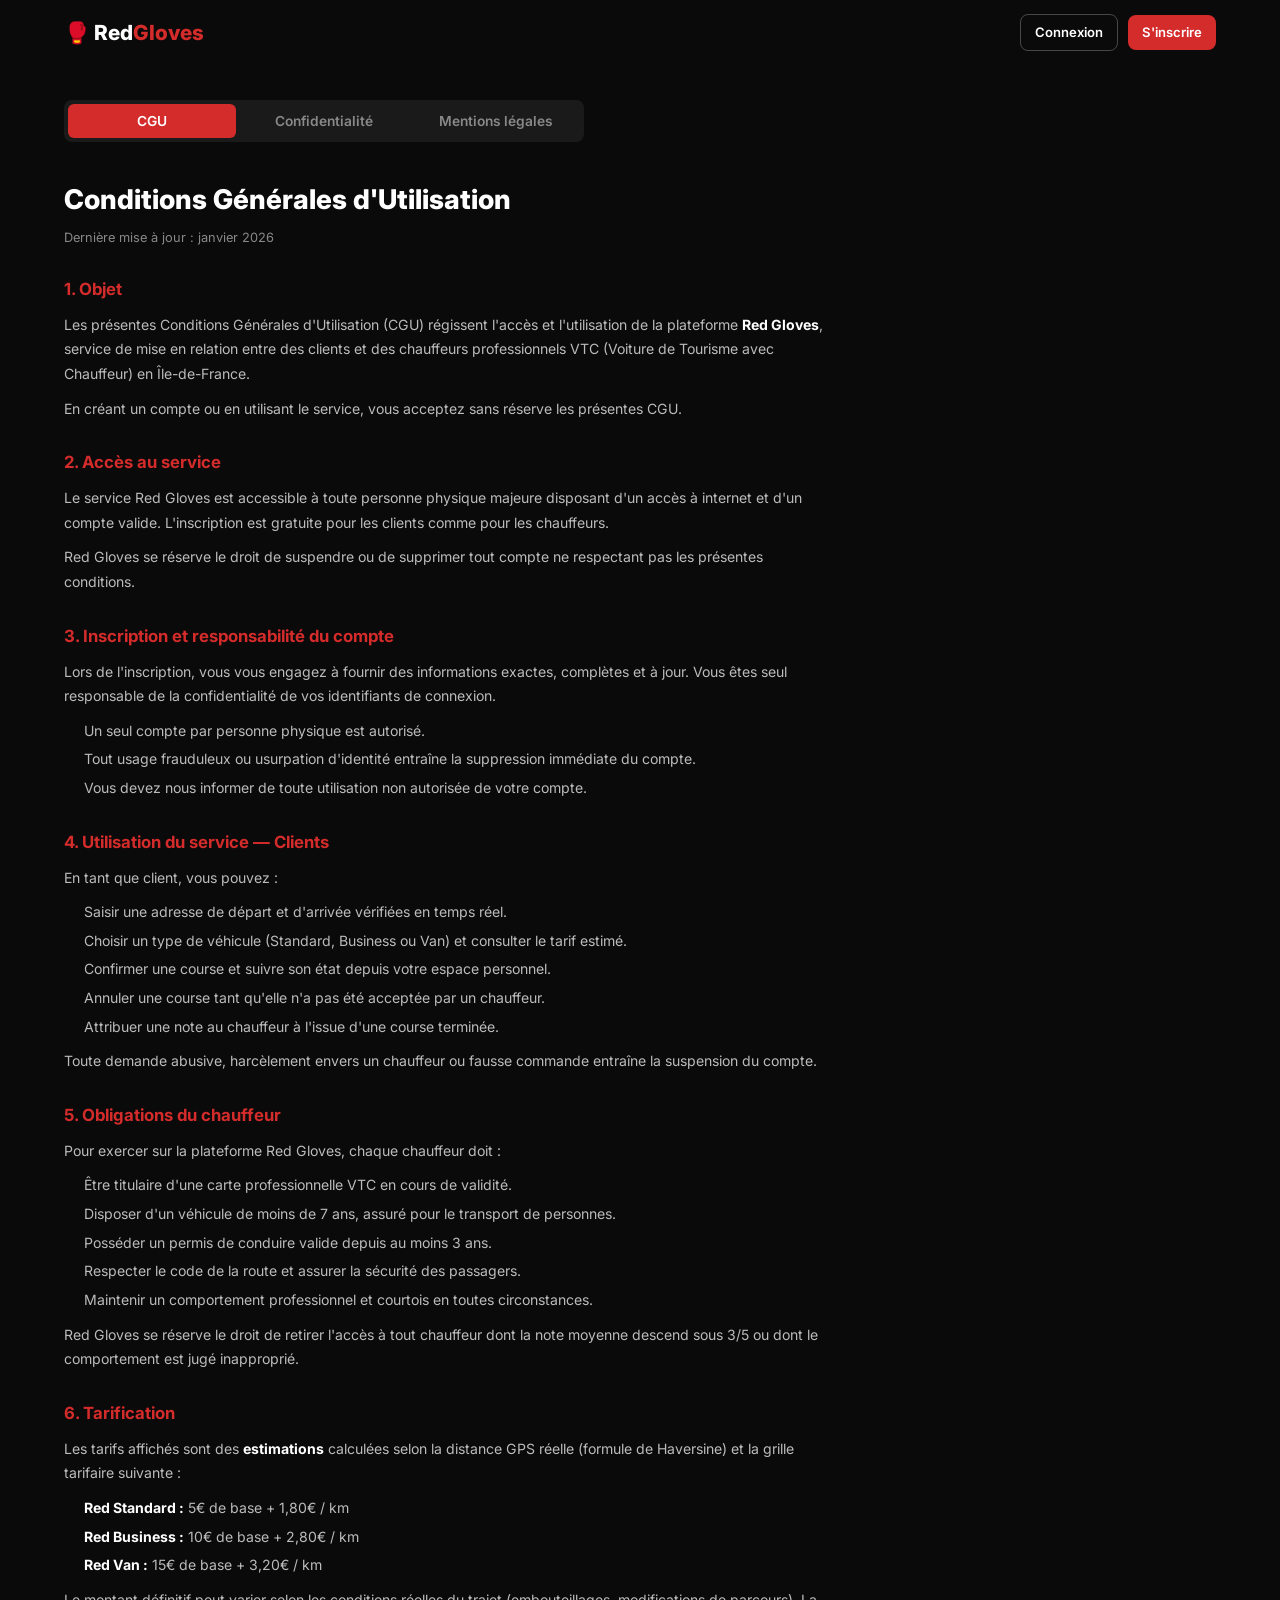
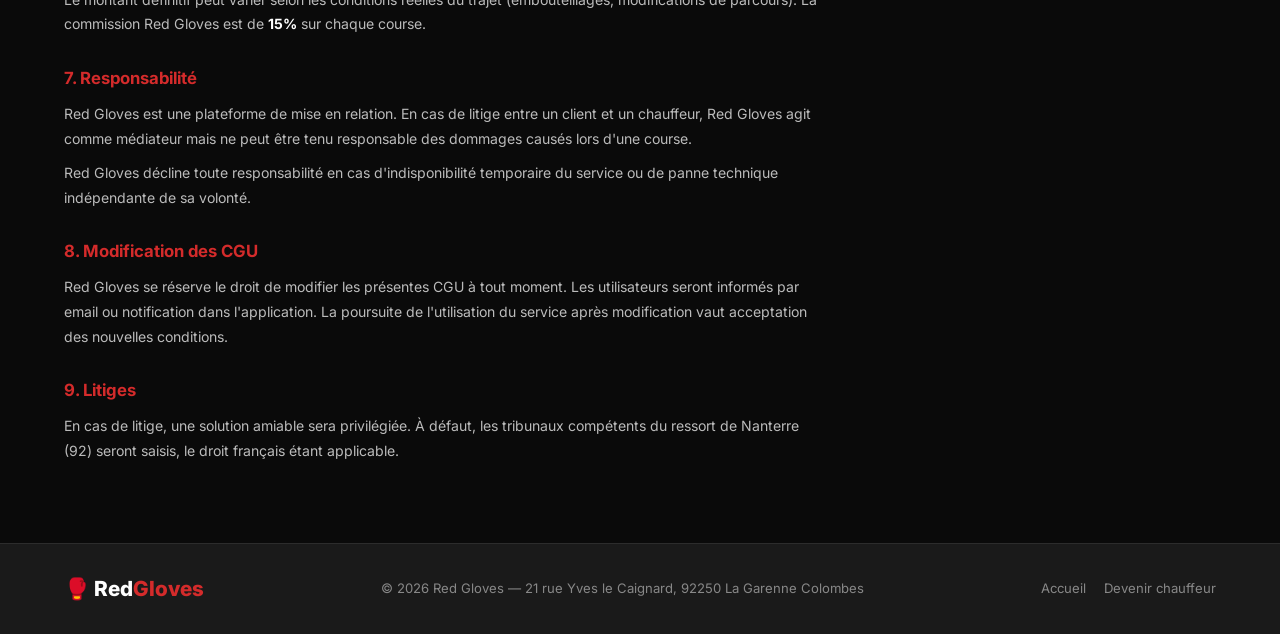
<file: legal.html>
<!DOCTYPE html>
<html lang="fr">
<head>
  <meta charset="UTF-8"/>
  <meta name="viewport" content="width=device-width, initial-scale=1.0"/>
  <title>Red Gloves — Mentions légales & CGU</title>
  <link href="https://fonts.googleapis.com/css2?family=Inter:wght@400;500;600;700;800&display=swap" rel="stylesheet">
  <link rel="icon" href="data:image/svg+xml,<svg xmlns='http://www.w3.org/2000/svg' viewBox='0 0 100 100'><text y='.9em' font-size='90'>🥊</text></svg>">
  <link rel="stylesheet" href="css/main.css"/>
  <style>
    .legal-page { padding: 100px 0 70px; min-height: 100vh; }
    .legal-tabs { display: flex; gap: 4px; background: var(--bg3); border-radius: var(--radius-sm); padding: 4px; margin-bottom: 36px; max-width: 520px; }
    .legal-tab  { flex: 1; padding: 9px 12px; background: none; border: none; color: var(--gray); font-family: var(--font); font-size: .86rem; font-weight: 600; cursor: pointer; border-radius: 6px; transition: var(--trans); }
    .legal-tab.actif { background: var(--red); color: #fff; }
    .legal-section { display: none; max-width: 760px; }
    .legal-section.visible { display: block; animation: fadeInPage .25s ease; }
    .legal-section h1 { font-size: 1.7rem; font-weight: 800; margin-bottom: 6px; }
    .legal-section h2 { font-size: 1.05rem; font-weight: 700; margin: 28px 0 10px; color: var(--red); }
    .legal-section p  { color: var(--gray2); font-size: .88rem; line-height: 1.75; margin-bottom: 10px; }
    .legal-section ul { color: var(--gray2); font-size: .88rem; line-height: 1.75; margin: 0 0 10px 20px; }
    .legal-section ul li { margin-bottom: 4px; }
    .legal-section strong { color: var(--white); }
    .legal-date { color: var(--gray); font-size: .8rem; margin-bottom: 28px; display: block; }
    .legal-divider { border: none; border-top: 1px solid var(--border); margin: 28px 0; }
  </style>
</head>
<body>

<nav class="navbar scrolled">
  <div class="container nav-inner">
    <a href="index.html" class="logo">🥊 Red<span>Gloves</span></a>
    <div id="nav-user"></div>
  </div>
</nav>

<div class="legal-page">
  <div class="container">

    <div class="legal-tabs">
      <button class="legal-tab actif" onclick="afficherOnglet('cgu',this)">CGU</button>
      <button class="legal-tab"       onclick="afficherOnglet('confidentialite',this)">Confidentialité</button>
      <button class="legal-tab"       onclick="afficherOnglet('mentions',this)">Mentions légales</button>
    </div>

    <!-- ══ CGU ══ -->
    <div class="legal-section visible" id="tab-cgu">
      <h1>Conditions Générales d'Utilisation</h1>
      <span class="legal-date">Dernière mise à jour : janvier 2026</span>

      <h2>1. Objet</h2>
      <p>Les présentes Conditions Générales d'Utilisation (CGU) régissent l'accès et l'utilisation de la plateforme <strong>Red Gloves</strong>, service de mise en relation entre des clients et des chauffeurs professionnels VTC (Voiture de Tourisme avec Chauffeur) en Île-de-France.</p>
      <p>En créant un compte ou en utilisant le service, vous acceptez sans réserve les présentes CGU.</p>

      <h2>2. Accès au service</h2>
      <p>Le service Red Gloves est accessible à toute personne physique majeure disposant d'un accès à internet et d'un compte valide. L'inscription est gratuite pour les clients comme pour les chauffeurs.</p>
      <p>Red Gloves se réserve le droit de suspendre ou de supprimer tout compte ne respectant pas les présentes conditions.</p>

      <h2>3. Inscription et responsabilité du compte</h2>
      <p>Lors de l'inscription, vous vous engagez à fournir des informations exactes, complètes et à jour. Vous êtes seul responsable de la confidentialité de vos identifiants de connexion.</p>
      <ul>
        <li>Un seul compte par personne physique est autorisé.</li>
        <li>Tout usage frauduleux ou usurpation d'identité entraîne la suppression immédiate du compte.</li>
        <li>Vous devez nous informer de toute utilisation non autorisée de votre compte.</li>
      </ul>

      <h2>4. Utilisation du service — Clients</h2>
      <p>En tant que client, vous pouvez :</p>
      <ul>
        <li>Saisir une adresse de départ et d'arrivée vérifiées en temps réel.</li>
        <li>Choisir un type de véhicule (Standard, Business ou Van) et consulter le tarif estimé.</li>
        <li>Confirmer une course et suivre son état depuis votre espace personnel.</li>
        <li>Annuler une course tant qu'elle n'a pas été acceptée par un chauffeur.</li>
        <li>Attribuer une note au chauffeur à l'issue d'une course terminée.</li>
      </ul>
      <p>Toute demande abusive, harcèlement envers un chauffeur ou fausse commande entraîne la suspension du compte.</p>

      <h2>5. Obligations du chauffeur</h2>
      <p>Pour exercer sur la plateforme Red Gloves, chaque chauffeur doit :</p>
      <ul>
        <li>Être titulaire d'une carte professionnelle VTC en cours de validité.</li>
        <li>Disposer d'un véhicule de moins de 7 ans, assuré pour le transport de personnes.</li>
        <li>Posséder un permis de conduire valide depuis au moins 3 ans.</li>
        <li>Respecter le code de la route et assurer la sécurité des passagers.</li>
        <li>Maintenir un comportement professionnel et courtois en toutes circonstances.</li>
      </ul>
      <p>Red Gloves se réserve le droit de retirer l'accès à tout chauffeur dont la note moyenne descend sous 3/5 ou dont le comportement est jugé inapproprié.</p>

      <h2>6. Tarification</h2>
      <p>Les tarifs affichés sont des <strong>estimations</strong> calculées selon la distance GPS réelle (formule de Haversine) et la grille tarifaire suivante :</p>
      <ul>
        <li><strong>Red Standard :</strong> 5€ de base + 1,80€ / km</li>
        <li><strong>Red Business :</strong> 10€ de base + 2,80€ / km</li>
        <li><strong>Red Van :</strong> 15€ de base + 3,20€ / km</li>
      </ul>
      <p>Le montant définitif peut varier selon les conditions réelles du trajet (embouteillages, modifications de parcours). La commission Red Gloves est de <strong>15%</strong> sur chaque course.</p>

      <h2>7. Responsabilité</h2>
      <p>Red Gloves est une plateforme de mise en relation. En cas de litige entre un client et un chauffeur, Red Gloves agit comme médiateur mais ne peut être tenu responsable des dommages causés lors d'une course.</p>
      <p>Red Gloves décline toute responsabilité en cas d'indisponibilité temporaire du service ou de panne technique indépendante de sa volonté.</p>

      <h2>8. Modification des CGU</h2>
      <p>Red Gloves se réserve le droit de modifier les présentes CGU à tout moment. Les utilisateurs seront informés par email ou notification dans l'application. La poursuite de l'utilisation du service après modification vaut acceptation des nouvelles conditions.</p>

      <h2>9. Litiges</h2>
      <p>En cas de litige, une solution amiable sera privilégiée. À défaut, les tribunaux compétents du ressort de Nanterre (92) seront saisis, le droit français étant applicable.</p>
    </div>

    <!-- ══ CONFIDENTIALITÉ ══ -->
    <div class="legal-section" id="tab-confidentialite">
      <h1>Politique de confidentialité</h1>
      <span class="legal-date">Dernière mise à jour : janvier 2026 — Conforme au RGPD</span>

      <h2>1. Responsable du traitement</h2>
      <p><strong>Red Gloves</strong> — 21 rue Yves le Caignard, 92250 La Garenne Colombes<br>
      Contact : <a href="mailto:o.redgloves@gmail.com" style="color:var(--red)">o.redgloves@gmail.com</a></p>

      <h2>2. Données collectées</h2>
      <p>Lors de votre inscription et utilisation du service, nous collectons :</p>
      <ul>
        <li><strong>Identité :</strong> prénom, nom</li>
        <li><strong>Contact :</strong> adresse email, numéro de téléphone</li>
        <li><strong>Données de course :</strong> adresses de départ et d'arrivée, distance, durée, montant</li>
        <li><strong>Données chauffeur :</strong> numéro de carte VTC, véhicule, statut en ligne</li>
        <li><strong>Technique :</strong> données de navigation stockées localement (localStorage)</li>
      </ul>
      <p><strong>Aucune donnée bancaire</strong> n'est collectée directement par Red Gloves.</p>

      <h2>3. Finalités du traitement</h2>
      <ul>
        <li>Création et gestion de votre compte utilisateur</li>
        <li>Mise en relation clients / chauffeurs</li>
        <li>Calcul des tarifs et suivi des courses</li>
        <li>Amélioration du service et statistiques internes</li>
        <li>Communication relative à votre compte</li>
      </ul>

      <h2>4. Base légale</h2>
      <p>Le traitement de vos données repose sur l'exécution du contrat (CGU acceptées) et, le cas échéant, votre consentement explicite.</p>

      <h2>5. Durée de conservation</h2>
      <ul>
        <li>Données de compte : jusqu'à la suppression du compte + 3 ans</li>
        <li>Historique des courses : 5 ans (obligation légale comptable)</li>
        <li>Données techniques : durée de la session</li>
      </ul>

      <h2>6. Partage des données</h2>
      <p>Vos données ne sont <strong>jamais vendues</strong> à des tiers. Elles peuvent être partagées avec :</p>
      <ul>
        <li>Le chauffeur affecté à votre course (prénom et numéro masqué)</li>
        <li>Les autorités compétentes sur réquisition judiciaire</li>
      </ul>

      <h2>7. Vos droits (RGPD)</h2>
      <p>Conformément au Règlement Général sur la Protection des Données (RGPD), vous disposez des droits suivants :</p>
      <ul>
        <li><strong>Droit d'accès</strong> — obtenir une copie de vos données</li>
        <li><strong>Droit de rectification</strong> — corriger vos informations</li>
        <li><strong>Droit à l'effacement</strong> — supprimer votre compte et vos données</li>
        <li><strong>Droit d'opposition</strong> — vous opposer à certains traitements</li>
        <li><strong>Droit à la portabilité</strong> — recevoir vos données dans un format structuré</li>
      </ul>
      <p>Pour exercer ces droits : <a href="mailto:o.redgloves@gmail.com" style="color:var(--red)">o.redgloves@gmail.com</a><br>
      Vous pouvez également contacter la <strong>CNIL</strong> : <a href="https://www.cnil.fr" target="_blank" style="color:var(--red)">www.cnil.fr</a></p>

      <h2>8. Cookies</h2>
      <p>Le site Red Gloves n'utilise pas de cookies de traçage. Les données sont stockées localement sur votre appareil via le <em>localStorage</em> du navigateur et ne sont pas transmises à des serveurs tiers (hormis l'API OpenStreetMap pour la vérification d'adresses).</p>
    </div>

    <!-- ══ MENTIONS LÉGALES ══ -->
    <div class="legal-section" id="tab-mentions">
      <h1>Mentions légales</h1>
      <span class="legal-date">Conformément à la loi n° 2004-575 du 21 juin 2004 pour la confiance en l'économie numérique</span>

      <h2>Éditeur du site</h2>
      <p>
        <strong>Red Gloves</strong><br>
        Société de transport VTC<br>
        21 rue Yves le Caignard<br>
        92250 La Garenne Colombes, France<br>
        Téléphone : <strong>07 83 67 14 58</strong><br>
        Email : <a href="mailto:o.redgloves@gmail.com" style="color:var(--red)">o.redgloves@gmail.com</a>
      </p>

      <h2>Directeur de la publication</h2>
      <p><strong>Othmane Baiche</strong> — Gérant de Red Gloves</p>

      <h2>Développement</h2>
      <p>Site développé dans le cadre d'un stage de licence MIAGE L3 par <strong>Mohamed Nazim Rahmoun</strong>, étudiant à l'Université Paris Nanterre, sous la supervision d'Othmane Baiche.</p>
      <p>Technologies utilisées : HTML5, CSS3, JavaScript (Vanilla) — API OpenStreetMap Nominatim pour la vérification d'adresses.</p>

      <h2>Hébergement</h2>
      <p>Le site est hébergé sur <strong>GitHub Pages</strong> via le dépôt public :<br>
      <a href="https://github.com/rahmounnazim/red-gloves-vtc" target="_blank" style="color:var(--red)">github.com/rahmounnazim/red-gloves-vtc</a></p>
      <p>GitHub, Inc. — 88 Colin P. Kelly Jr. Street, San Francisco, CA 94107, USA</p>

      <h2>Propriété intellectuelle</h2>
      <p>L'ensemble du contenu de ce site (textes, design, code source) est la propriété de Red Gloves. Toute reproduction, même partielle, est interdite sans autorisation écrite préalable.</p>

      <h2>API tierces</h2>
      <p>Ce site utilise l'API <strong>OpenStreetMap Nominatim</strong> pour la vérification et l'autocomplétion des adresses. OpenStreetMap est un projet open source, libre et collaboratif (licence ODbL).</p>

      <h2>Limitation de responsabilité</h2>
      <p>Les informations contenues sur ce site sont fournies à titre indicatif. Red Gloves s'efforce de maintenir le service disponible 24h/24 mais ne peut garantir une disponibilité permanente du site.</p>
    </div>

  </div>
</div>

<footer class="footer">
  <div class="container footer-inner">
    <span class="logo">🥊 Red<span>Gloves</span></span>
    <p>© 2026 Red Gloves — 21 rue Yves le Caignard, 92250 La Garenne Colombes</p>
    <div class="footer-liens">
      <a href="index.html">Accueil</a>
      <a href="driver.html">Devenir chauffeur</a>
    </div>
  </div>
</footer>

<div class="toast" id="toast"></div>
<script src="js/utils.js"></script>
<script>
  function afficherOnglet(id, btn) {
    document.querySelectorAll('.legal-section').forEach(s => s.classList.remove('visible'));
    document.querySelectorAll('.legal-tab').forEach(b => b.classList.remove('actif'));
    document.getElementById('tab-' + id).classList.add('visible');
    btn.classList.add('actif');
  }
</script>
</body>
</html>
</file>
<file: css/main.css>
/* ══ VARIABLES ══ */
:root {
  --red: #D42B2B; --red-dk: #a82020;
  --bg: #0a0a0a; --bg2: #111; --bg3: #1a1a1a; --bg4: #222;
  --border: rgba(255,255,255,0.08);
  --gray: #888; --gray2: #bbb; --white: #fff;
  --radius: 12px; --radius-sm: 8px;
  --trans: .2s ease;
  --font: 'Inter', sans-serif;
}

/* ══ RESET ══ */
*, *::before, *::after { box-sizing: border-box; margin: 0; padding: 0; }
html { scroll-behavior: smooth; }
body { font-family: var(--font); background: var(--bg); color: var(--white); line-height: 1.6; overflow-x: hidden; }
a { text-decoration: none; color: inherit; }
ul { list-style: none; }
.red { color: var(--red); }
.gris { color: var(--gray); }
.cache { display: none !important; }

/* ══ CONTENEUR ══ */
.container { max-width: 1200px; margin: 0 auto; padding: 0 24px; }

/* ══ BOUTONS ══ */
.btn {
  display: inline-flex; align-items: center; justify-content: center;
  padding: 10px 22px; border-radius: var(--radius-sm);
  font-family: var(--font); font-size: .9rem; font-weight: 600;
  cursor: pointer; border: none; transition: var(--trans);
}
.btn-red     { background: var(--red); color: #fff; }
.btn-red:hover { background: var(--red-dk); transform: translateY(-1px); box-shadow: 0 6px 18px rgba(212,43,43,.35); }
.btn-outline { background: transparent; color: #fff; border: 1.5px solid rgba(255,255,255,.25); }
.btn-outline:hover { border-color: #fff; background: rgba(255,255,255,.05); }
.btn-full { width: 100%; margin-top: 6px; }
.btn-lg   { padding: 13px 30px; font-size: 1rem; }
.btn-sm   { padding: 7px 14px; font-size: .82rem; }

/* ══ NAVBAR ══ */
.navbar { position: fixed; top: 0; left: 0; right: 0; z-index: 100; padding: 14px 0; transition: background var(--trans), box-shadow var(--trans); }
.navbar.scrolled { background: rgba(10,10,10,.95); backdrop-filter: blur(10px); box-shadow: 0 1px 0 var(--border); }
.nav-inner { display: flex; align-items: center; gap: 24px; }
.logo { font-size: 1.3rem; font-weight: 800; }
.logo span { color: var(--red); }
.nav-links { display: flex; gap: 20px; margin-left: auto; }
.nav-links a { font-size: .88rem; color: var(--gray2); transition: color var(--trans); }
.nav-links a:hover { color: #fff; }
#nav-user { display: flex; align-items: center; gap: 10px; margin-left: auto; }
.nav-nom { font-size: .85rem; color: var(--gray2); }

/* ══ CHAMPS ══ */
.champ { margin-bottom: 14px; }
.champ label { display: block; font-size: .82rem; font-weight: 600; color: var(--gray2); margin-bottom: 6px; }
.champ input, .champ select, .champ textarea {
  width: 100%; background: var(--bg4); border: 1.5px solid var(--border);
  border-radius: var(--radius-sm); padding: 10px 13px;
  font-size: .9rem; font-family: var(--font); color: #fff;
  transition: border-color var(--trans);
}
.champ input:focus, .champ select:focus, .champ textarea:focus { outline: none; border-color: var(--red); }
.champ input::placeholder, .champ textarea::placeholder { color: var(--gray); }
.champs-ligne { display: grid; grid-template-columns: 1fr 1fr; gap: 12px; }
.label-cb { display: flex; align-items: flex-start; gap: 8px; font-size: .83rem; color: var(--gray2); cursor: pointer; }
.label-cb input { width: auto; margin-top: 2px; }

/* ══ TOAST ══ */
.toast {
  position: fixed; bottom: 24px; right: 24px; z-index: 9999;
  background: var(--bg3); border: 1px solid var(--border); border-left: 4px solid var(--red);
  border-radius: var(--radius-sm); padding: 13px 18px; font-size: .88rem; max-width: 300px;
  opacity: 0; transform: translateY(12px); transition: all .3s ease; pointer-events: none;
}
.toast.show { opacity: 1; transform: translateY(0); }
.toast.success { border-left-color: #22c55e; }
.toast.error   { border-left-color: #ef4444; }

/* ══ AUTOCOMPLETE ADRESSE ══ */
.adresse-wrap { position: relative; }
.adresse-dropdown {
  position: absolute; top: calc(100% + 2px); left: 0; right: 0; z-index: 200;
  background: var(--bg3); border: 1px solid var(--border); border-radius: var(--radius-sm);
  overflow: hidden; box-shadow: 0 8px 24px rgba(0,0,0,.4);
}
.adresse-dropdown li { padding: 10px 14px; font-size: .85rem; cursor: pointer; border-bottom: 1px solid var(--border); transition: background var(--trans); }
.adresse-dropdown li:last-child { border-bottom: none; }
.adresse-dropdown li:hover { background: var(--bg4); }
.adresse-loading, .adresse-vide { color: var(--gray); cursor: default !important; }
.adresse-badge { display: block; font-size: .75rem; margin-top: 4px; }
.adresse-badge.ok { color: #22c55e; }
.info-adresse { display: flex; gap: 8px; background: rgba(212,43,43,.08); border: 1px solid rgba(212,43,43,.2); border-radius: var(--radius-sm); padding: 10px 12px; font-size: .8rem; color: var(--gray2); margin-bottom: 14px; }

/* ══ HERO ══ */
.hero { min-height: 100vh; display: flex; align-items: center; padding: 100px 0 60px; background: radial-gradient(ellipse at 60% 50%, rgba(212,43,43,.1), transparent 65%); }
.hero-inner { display: grid; grid-template-columns: 1fr 1fr; gap: 48px; align-items: center; }
.hero-text h1 { font-size: clamp(2.2rem, 4.5vw, 3.4rem); font-weight: 800; line-height: 1.15; letter-spacing: -.5px; margin-bottom: 16px; }
.hero-text p  { font-size: 1.05rem; color: var(--gray2); line-height: 1.7; margin-bottom: 28px; }
.hero-btns { display: flex; gap: 12px; flex-wrap: wrap; }
.hero-visual { display: flex; align-items: center; justify-content: center; }
.voiture-anim { font-size: 9rem; animation: flotter 3s ease-in-out infinite; filter: drop-shadow(0 12px 24px rgba(212,43,43,.3)); }
@keyframes flotter { 0%,100% { transform: translateY(0) rotate(-2deg); } 50% { transform: translateY(-18px) rotate(2deg); } }

/* ══ STATS ══ */
.stats-bande { background: var(--bg3); border-top: 1px solid var(--border); border-bottom: 1px solid var(--border); padding: 40px 0; }
.stats-grid  { display: grid; grid-template-columns: repeat(4,1fr); gap: 24px; text-align: center; }
.stat strong { display: block; font-size: 2.2rem; font-weight: 800; color: var(--red); }
.stat span   { font-size: .85rem; color: var(--gray); }

/* ══ SECTIONS ══ */
.section { padding: 80px 0; }
.bg-sombre { background: var(--bg3); border-top: 1px solid var(--border); border-bottom: 1px solid var(--border); }
.titre-section { font-size: 2rem; font-weight: 800; text-align: center; margin-bottom: 10px; }
.sous-titre    { text-align: center; color: var(--gray); margin-bottom: 44px; }

/* ══ ÉTAPES ══ */
.etapes-grid { display: grid; grid-template-columns: repeat(3,1fr); gap: 20px; }
.etape-carte { background: var(--bg3); border: 1px solid var(--border); border-radius: var(--radius); padding: 28px 22px; text-align: center; transition: var(--trans); }
.etape-carte:hover { border-color: rgba(212,43,43,.4); transform: translateY(-4px); }
.etape-num { font-size: .7rem; font-weight: 700; color: var(--red); letter-spacing: 2px; text-transform: uppercase; margin-bottom: 10px; }
.etape-ico { font-size: 2.4rem; margin-bottom: 12px; }
.etape-carte h3 { font-size: 1rem; font-weight: 700; margin-bottom: 8px; }
.etape-carte p  { color: var(--gray); font-size: .85rem; }

/* ══ SERVICES ══ */
.services-grid { display: grid; grid-template-columns: repeat(3,1fr); gap: 22px; }
.service-carte { background: var(--bg4); border: 1px solid var(--border); border-radius: var(--radius); padding: 28px 22px; text-align: center; position: relative; transition: var(--trans); }
.service-carte:hover { border-color: rgba(212,43,43,.4); transform: translateY(-4px); }
.service-carte.featured { border-color: var(--red); background: linear-gradient(135deg,#1a0808,#1a1a1a); }
.badge-pop { position: absolute; top: -12px; left: 50%; transform: translateX(-50%); background: var(--red); color: #fff; font-size: .72rem; font-weight: 700; padding: 3px 12px; border-radius: 20px; white-space: nowrap; }
.service-ico { font-size: 2.8rem; margin-bottom: 14px; }
.service-carte h3 { font-size: 1.05rem; font-weight: 700; margin-bottom: 8px; }
.service-carte p  { color: var(--gray); font-size: .85rem; margin-bottom: 16px; }
.prix { font-size: .88rem; color: var(--gray2); margin-bottom: 16px; }
.prix strong { color: var(--red); }

/* ══ FOOTER ══ */
.footer { background: var(--bg3); border-top: 1px solid var(--border); padding: 28px 0; }
.footer-inner { display: flex; align-items: center; justify-content: space-between; flex-wrap: wrap; gap: 12px; }
.footer-inner p { color: var(--gray); font-size: .82rem; }
.footer-liens { display: flex; gap: 18px; }
.footer-liens a { color: var(--gray); font-size: .82rem; transition: color var(--trans); }
.footer-liens a:hover { color: #fff; }

/* ══ AUTH PAGE ══ */
.auth-page { display: grid; grid-template-columns: 1fr 1fr; min-height: 100vh; }
.auth-gauche { background: linear-gradient(145deg,#1a0000,#0a0a0a); border-right: 1px solid var(--border); display: flex; align-items: center; justify-content: center; padding: 80px 48px; }
.auth-visuel { text-align: center; max-width: 340px; }
.auth-visuel h2 { font-size: 1.9rem; font-weight: 800; line-height: 1.2; margin-bottom: 12px; }
.auth-visuel p  { color: var(--gray2); margin-bottom: 28px; font-size: .95rem; line-height: 1.7; }
.auth-stats { display: flex; justify-content: center; gap: 28px; }
.auth-stats div { text-align: center; }
.auth-stats strong { display: block; font-size: 1.5rem; color: var(--red); font-weight: 800; }
.auth-stats small  { color: var(--gray); font-size: .78rem; }
.auth-droite { display: flex; align-items: center; justify-content: center; padding: 80px 48px; }
.auth-boite  { width: 100%; max-width: 400px; }
.auth-onglets { display: flex; gap: 4px; background: var(--bg3); border-radius: var(--radius-sm); padding: 4px; margin-bottom: 28px; }
.onglet { flex: 1; padding: 9px; background: none; border: none; color: var(--gray); font-family: var(--font); font-size: .88rem; font-weight: 600; cursor: pointer; border-radius: 6px; transition: var(--trans); }
.onglet.actif { background: var(--red); color: #fff; }
.auth-boite h1 { font-size: 1.7rem; font-weight: 800; margin-bottom: 6px; }
.auth-sub  { color: var(--gray); font-size: .88rem; margin-bottom: 22px; }
.switch-txt { text-align: center; font-size: .82rem; color: var(--gray); margin-top: 14px; }
.switch-txt a { color: var(--red); }

/* Choix du rôle */
.role-choix { display: grid; grid-template-columns: 1fr 1fr; gap: 10px; margin-bottom: 18px; }
.role-carte { background: var(--bg3); border: 1.5px solid var(--border); border-radius: var(--radius); padding: 14px; text-align: center; cursor: pointer; transition: var(--trans); display: flex; flex-direction: column; align-items: center; gap: 4px; }
.role-carte input { display: none; }
.role-carte.actif { border-color: var(--red); background: rgba(212,43,43,.08); }
.role-ico { font-size: 1.8rem; }
.role-carte strong { font-size: .9rem; }
.role-carte small  { color: var(--gray); font-size: .75rem; }

.separateur-section { font-size: .78rem; font-weight: 700; text-transform: uppercase; letter-spacing: 1px; color: var(--gray2); border-bottom: 1px solid var(--border); padding-bottom: 8px; margin-bottom: 14px; }

/* Mot de passe */
.pw-wrap { position: relative; }
.pw-wrap input { padding-right: 40px; }
.pw-eye { position: absolute; right: 10px; top: 50%; transform: translateY(-50%); background: none; border: none; cursor: pointer; font-size: .9rem; color: var(--gray); }
.force-barre { height: 4px; background: var(--bg4); border-radius: 2px; margin-top: 7px; overflow: hidden; }
.force-barre div { height: 100%; width: 0; border-radius: 2px; transition: width .3s, background .3s; }

/* ══ BOOKING PAGE ══ */
.booking-body { overflow: hidden; }
.resa-layout { display: grid; grid-template-columns: 400px 1fr; height: 100vh; padding-top: 56px; }
.resa-panneau { background: var(--bg2); border-right: 1px solid var(--border); overflow-y: auto; padding: 24px 20px; display: flex; flex-direction: column; gap: 18px; }
.resa-titre h1 { font-size: 1.4rem; font-weight: 800; margin-bottom: 4px; }
.resa-titre p  { color: var(--gray); font-size: .85rem; }

/* Progression booking */
.prog-barre-etapes { display: flex; align-items: center; gap: 6px; }
.prog-step { display: flex; flex-direction: column; align-items: center; font-size: .7rem; font-weight: 700; color: var(--gray); background: var(--bg4); border-radius: 20px; width: 32px; height: 32px; justify-content: center; transition: var(--trans); flex-shrink: 0; }
.prog-step span { font-size: .6rem; }
.prog-step.actif   { background: rgba(212,43,43,.2); color: var(--red); }
.prog-step.courant { background: var(--red); color: #fff; }
.prog-line { flex: 1; height: 2px; background: var(--border); border-radius: 1px; }
.step-label { font-size: .78rem; font-weight: 700; text-transform: uppercase; letter-spacing: .8px; color: var(--gray2); margin-bottom: 14px; }

/* Résultat trajet */
.trajet-resultat { background: var(--bg3); border: 1px solid rgba(212,43,43,.25); border-radius: var(--radius); padding: 16px; margin-top: 14px; }
.trajet-resultat-titre { font-size: .78rem; font-weight: 700; text-transform: uppercase; letter-spacing: 1px; color: var(--red); margin-bottom: 12px; }
.tr-stats-grid { display: grid; grid-template-columns: repeat(4,1fr); gap: 8px; margin-bottom: 14px; }
.tr-stat-big { background: var(--bg4); border: 1px solid var(--border); border-radius: var(--radius-sm); padding: 10px 8px; text-align: center; }
.tr-ico { font-size: 1.2rem; display: block; margin-bottom: 4px; }
.tr-stat-big strong { display: block; font-size: .95rem; font-weight: 800; color: var(--red); }
.tr-stat-big small  { display: block; font-size: .68rem; color: var(--gray); margin-top: 2px; }
.tarifs-detail { border-top: 1px solid var(--border); padding-top: 12px; }
.tarifs-titre { font-size: .75rem; font-weight: 700; color: var(--gray2); margin-bottom: 8px; text-transform: uppercase; letter-spacing: .8px; }
.tarif-ligne { display: flex; align-items: center; justify-content: space-between; gap: 8px; padding: 8px 0; border-bottom: 1px solid var(--border); font-size: .82rem; color: var(--gray2); flex-wrap: wrap; }
.tarif-ligne:last-child { border-bottom: none; }
.tarif-ligne strong { color: var(--white); }
.tarif-ligne > span:first-child { min-width: 90px; font-weight: 600; color: var(--white); }
.tarif-ligne > span:nth-child(2) { flex: 1; }
.tarif-val { font-weight: 800; color: var(--red); font-size: 1rem; white-space: nowrap; }

/* Récap mini en tête d'étape 2 */
.recap-trajet-mini { display: flex; gap: 8px; margin-bottom: 12px; flex-wrap: wrap; }
.rtm-item { background: var(--bg4); border: 1px solid var(--border); border-radius: var(--radius-sm); padding: 7px 12px; font-size: .8rem; color: var(--gray2); flex: 1; text-align: center; }
.rtm-item strong { color: var(--white); }

/* Véhicules */
.v-option { background: var(--bg3); border: 1.5px solid var(--border); border-radius: var(--radius); padding: 12px 14px; cursor: pointer; display: grid; grid-template-columns: auto 1fr auto; gap: 10px; align-items: center; margin-bottom: 8px; transition: var(--trans); }
.v-option:hover     { border-color: rgba(212,43,43,.4); }
.v-option.selectionne { border-color: var(--red); background: rgba(212,43,43,.07); }
.v-ico  { font-size: 1.7rem; }
.v-texte strong { display: block; font-size: .9rem; font-weight: 700; }
.v-texte small  { display: block; color: var(--gray); font-size: .78rem; margin-top: 2px; }
.v-prix { font-size: 1rem; font-weight: 800; color: var(--red); text-align: right; }

/* Résumé */
.resume-box { background: var(--bg3); border: 1px solid var(--border); border-radius: var(--radius); padding: 16px; margin-bottom: 14px; }
.resume-ligne { display: flex; justify-content: space-between; padding: 6px 0; font-size: .85rem; border-bottom: 1px solid var(--border); }
.resume-ligne:last-child { border-bottom: none; }
.resume-ligne span:first-child { color: var(--gray2); }
.resume-ligne.total { font-weight: 700; font-size: .95rem; padding-top: 10px; }
.red { color: var(--red); }
.nav-btns { display: flex; gap: 10px; }
.nav-btns .btn { flex: 1; }

/* Confirmation */
.confirmation { text-align: center; }
.conf-ico { font-size: 3rem; margin-bottom: 14px; }
.confirmation h2 { font-size: 1.5rem; font-weight: 800; margin-bottom: 8px; }
.confirmation > p { color: var(--gray2); margin-bottom: 20px; }
.conf-barre { height: 6px; background: var(--bg4); border-radius: 3px; overflow: hidden; margin-bottom: 8px; }
.conf-barre div { height: 100%; width: 0; background: var(--red); border-radius: 3px; transition: width .6s ease; }
#statut-msg { font-size: .85rem; color: var(--gray2); margin-bottom: 16px; }

/* Carte */
.resa-carte { position: relative; background: #0d0f14; overflow: hidden; }
.carte-fond { width: 100%; height: 100%; background-image: linear-gradient(rgba(255,255,255,.025) 1px, transparent 1px), linear-gradient(90deg, rgba(255,255,255,.025) 1px, transparent 1px); background-size: 50px 50px; position: relative; display: flex; align-items: center; justify-content: center; }
.carte-msg { text-align: center; color: var(--gray); }
.pin { position: absolute; width: 30px; height: 30px; border-radius: 50% 50% 50% 0; transform: rotate(-45deg) translate(-50%,-50%); display: flex; align-items: center; justify-content: center; font-size: .72rem; font-weight: 800; color: #fff; box-shadow: 0 4px 12px rgba(0,0,0,.4); }
.pin span { transform: rotate(45deg); }
.pin-a { background: var(--red); top: 65%; left: 30%; }
.pin-b { background: #fff; color: #000; top: 30%; left: 70%; }
.badge-chauffeurs { position: absolute; bottom: 20px; left: 50%; transform: translateX(-50%); background: var(--bg3); border: 1px solid var(--border); border-radius: 20px; padding: 7px 16px; font-size: .82rem; display: flex; align-items: center; gap: 8px; white-space: nowrap; }
.dot-vert { width: 8px; height: 8px; background: #22c55e; border-radius: 50%; animation: pulser 1.5s ease-in-out infinite; }
@keyframes pulser { 0%,100% { transform: scale(1); opacity: 1; } 50% { transform: scale(1.5); opacity: .5; } }

/* ══ DASHBOARD ══ */
.dash-body { overflow: hidden; }
.dash-layout { display: grid; grid-template-columns: 250px 1fr; height: 100vh; padding-top: 56px; }

/* Sidebar */
.dash-sidebar { background: var(--bg2); border-right: 1px solid var(--border); padding: 24px 16px; display: flex; flex-direction: column; gap: 16px; overflow-y: auto; }
.user-card { display: flex; align-items: center; gap: 12px; background: var(--bg3); border: 1px solid var(--border); border-radius: var(--radius); padding: 14px; }
.user-avatar { width: 42px; height: 42px; border-radius: 50%; background: var(--red); display: flex; align-items: center; justify-content: center; font-size: .75rem; font-weight: 700; flex-shrink: 0; }
.user-card strong { display: block; font-size: .88rem; font-weight: 700; }
.user-card small  { color: var(--gray); font-size: .75rem; }

/* Toggle en ligne */
.en-ligne-bloc { display: flex; align-items: center; justify-content: space-between; background: var(--bg3); border: 1px solid var(--border); border-radius: var(--radius-sm); padding: 10px 14px; font-size: .82rem; font-weight: 600; }
.toggle-switch { position: relative; width: 40px; height: 22px; flex-shrink: 0; }
.toggle-switch input { opacity: 0; width: 0; height: 0; }
.slider { position: absolute; inset: 0; background: var(--bg4); border-radius: 22px; cursor: pointer; transition: var(--trans); }
.slider::before { content: ''; position: absolute; width: 16px; height: 16px; left: 3px; top: 3px; background: var(--gray); border-radius: 50%; transition: var(--trans); }
.toggle-switch input:checked + .slider { background: rgba(34,197,94,.25); }
.toggle-switch input:checked + .slider::before { transform: translateX(18px); background: #22c55e; }

/* Sidebar nav */
.sidebar-nav { display: flex; flex-direction: column; gap: 4px; }
.sidebar-lien { background: none; border: none; color: var(--gray2); font-family: var(--font); font-size: .875rem; font-weight: 500; padding: 10px 12px; border-radius: var(--radius-sm); cursor: pointer; text-align: left; transition: var(--trans); }
.sidebar-lien:hover { background: var(--bg3); color: #fff; }
.sidebar-lien.actif { background: rgba(212,43,43,.12); color: var(--red); font-weight: 700; }

/* Contenu */
.dash-main { overflow-y: auto; padding: 32px 36px; background: var(--bg); }
.dash-section h2 { font-size: 1.5rem; font-weight: 800; margin-bottom: 6px; }
.dash-sub { color: var(--gray); font-size: .875rem; margin-bottom: 24px; }
.section-header { display: flex; align-items: flex-start; justify-content: space-between; margin-bottom: 6px; }
.dash-form { max-width: 600px; }

/* Course cards */
.course-card { background: var(--bg3); border: 1px solid var(--border); border-radius: var(--radius); padding: 16px; margin-bottom: 12px; transition: var(--trans); }
.course-card:hover { border-color: rgba(212,43,43,.3); }
.cc-header { display: flex; align-items: center; gap: 12px; margin-bottom: 10px; }
.cc-ico { font-size: 1.6rem; }
.cc-header > div { flex: 1; }
.cc-header strong { display: block; font-size: .9rem; }
.cc-header small  { color: var(--gray); font-size: .78rem; }
.cc-adresses { display: flex; flex-direction: column; gap: 4px; font-size: .82rem; color: var(--gray2); margin-bottom: 10px; padding: 8px 0; border-top: 1px solid var(--border); border-bottom: 1px solid var(--border); }
.cc-footer { display: flex; justify-content: space-between; align-items: center; font-size: .82rem; color: var(--gray); padding-top: 8px; }
.cc-actions { display: flex; gap: 8px; justify-content: flex-end; padding-top: 10px; }
.prix-red { color: var(--red); font-size: 1rem; font-weight: 700; }
.vide { color: var(--gray); font-size: .9rem; padding: 24px 0; text-align: center; line-height: 1.7; }

/* Statuts */
.statut { font-size: .75rem; font-weight: 700; padding: 3px 10px; border-radius: 20px; white-space: nowrap; }
.statut-en_attente { background: rgba(234,179,8,.15); color: #eab308; }
.statut-acceptee   { background: rgba(34,197,94,.15); color: #22c55e; }
.statut-terminee   { background: rgba(99,102,241,.15); color: #818cf8; }
.statut-annulee    { background: rgba(239,68,68,.15);  color: #ef4444; }

/* Stats dashboard */
.stats-dash { display: grid; grid-template-columns: repeat(4,1fr); gap: 16px; }
.stat-dash-card { background: var(--bg3); border: 1px solid var(--border); border-radius: var(--radius); padding: 22px 18px; text-align: center; }
.sd-ico { font-size: 2rem; display: block; margin-bottom: 10px; }
.stat-dash-card strong { display: block; font-size: 1.8rem; font-weight: 800; color: var(--red); margin-bottom: 4px; }
.stat-dash-card small  { color: var(--gray); font-size: .8rem; }

/* ══ DRIVER PAGE (repris de l'ancien site) ══ */
.hero-chauffeur { min-height: 100vh; display: flex; align-items: center; padding: 100px 0 60px; background: radial-gradient(ellipse at 65% 50%, rgba(212,43,43,.12), transparent 60%); }
.badge-hero { display: inline-block; background: rgba(212,43,43,.15); border: 1px solid rgba(212,43,43,.3); color: var(--red); font-size: .82rem; font-weight: 600; padding: 5px 13px; border-radius: 20px; margin-bottom: 18px; }
.avantages-rapides { display: flex; flex-wrap: wrap; gap: 10px; margin-bottom: 26px; }
.avantages-rapides span { background: var(--bg3); border: 1px solid var(--border); border-radius: 20px; padding: 5px 13px; font-size: .82rem; color: var(--gray2); }
.avantages-grid { display: grid; grid-template-columns: repeat(4,1fr); gap: 18px; }
.avantage-carte { background: var(--bg4); border: 1px solid var(--border); border-radius: var(--radius); padding: 22px 18px; transition: var(--trans); }
.avantage-carte:hover { border-color: rgba(212,43,43,.35); transform: translateY(-3px); }
.av-icone { font-size: 1.7rem; margin-bottom: 10px; }
.avantage-carte h3 { font-size: .9rem; font-weight: 700; margin-bottom: 6px; }
.avantage-carte p  { color: var(--gray); font-size: .82rem; line-height: 1.6; }
.simulateur { display: grid; grid-template-columns: 1fr 1fr; gap: 28px; background: var(--bg3); border: 1px solid var(--border); border-radius: var(--radius); padding: 28px; max-width: 780px; margin: 0 auto; }
.sim-resultat { background: rgba(212,43,43,.08); border: 1px solid rgba(212,43,43,.2); border-radius: var(--radius); padding: 22px; text-align: center; display: flex; flex-direction: column; align-items: center; justify-content: center; gap: 6px; }
.sim-resultat p    { color: var(--gray2); font-size: .85rem; }
.sim-resultat span { font-size: 2.2rem; font-weight: 800; color: var(--red); }
.sim-resultat small{ color: var(--gray); font-size: .78rem; }
.conditions-grid { display: grid; grid-template-columns: repeat(3,1fr); gap: 12px; max-width: 880px; margin: 0 auto; }
.condition-item { background: var(--bg4); border: 1px solid var(--border); border-radius: var(--radius-sm); padding: 12px 16px; font-size: .85rem; color: var(--gray2); }
.form-candidature { max-width: 660px; margin: 0 auto; background: var(--bg3); border: 1px solid var(--border); border-radius: var(--radius); padding: 32px; }
.form-candidature textarea { width: 100%; background: var(--bg4); border: 1.5px solid var(--border); border-radius: var(--radius-sm); padding: 10px 13px; font-family: var(--font); font-size: .88rem; color: #fff; resize: vertical; transition: border-color var(--trans); }
.form-candidature textarea:focus { outline: none; border-color: var(--red); }
.form-candidature textarea::placeholder { color: var(--gray); }

/* ══ RESPONSIVE ══ */
@media (max-width: 900px) {
  .hero-inner { grid-template-columns: 1fr; }
  .hero-visual { display: none; }
  .stats-grid  { grid-template-columns: repeat(2,1fr); }
  .etapes-grid, .services-grid { grid-template-columns: 1fr; }
  .auth-page   { grid-template-columns: 1fr; }
  .auth-gauche { display: none; }
  .champs-ligne { grid-template-columns: 1fr; }
  .booking-body { overflow: auto; }
  .resa-layout  { grid-template-columns: 1fr; height: auto; }
  .resa-carte   { height: 250px; }
  .dash-body    { overflow: auto; }
  .dash-layout  { grid-template-columns: 1fr; height: auto; }
  .stats-dash   { grid-template-columns: repeat(2,1fr); }
  .avantages-grid { grid-template-columns: repeat(2,1fr); }
  .simulateur   { grid-template-columns: 1fr; }
  .conditions-grid { grid-template-columns: repeat(2,1fr); }
  /* Dashboard sidebar → barre horizontale sur mobile */
  .dash-sidebar { flex-direction: row; flex-wrap: nowrap; overflow-x: auto; padding: 10px 12px; gap: 8px; align-items: center; height: auto; }
  .dash-sidebar > .btn { white-space: nowrap; flex-shrink: 0; }
  .user-card { min-width: 160px; flex-shrink: 0; }
  .en-ligne-bloc { white-space: nowrap; flex-shrink: 0; }
  .sidebar-nav { flex-direction: row; flex-shrink: 0; gap: 4px; }
  .sidebar-lien { white-space: nowrap; }
  .dash-main { padding: 20px 16px; }
  .tr-stats-grid { grid-template-columns: 1fr 1fr; }
}
@media (max-width: 600px) {
  .nav-btns { flex-direction: column; }
  .stats-dash { grid-template-columns: 1fr 1fr; }
  .avantages-grid { grid-template-columns: 1fr; }
  .conditions-grid { grid-template-columns: 1fr; }
  .recap-trajet-mini { flex-direction: column; }
}

/* ═══════════════════════════════════════════════
   POLISH — Animations, fluidité, micro-UX
   ═══════════════════════════════════════════════ */

/* Fade-in page */
@keyframes fadeInPage { from { opacity:0; transform:translateY(6px); } to { opacity:1; transform:translateY(0); } }
body { animation: fadeInPage .35s ease; }

/* Étape booking — slide-in à l'affichage */
.etape:not(.cache) { animation: slideInEtape .28s ease; }
@keyframes slideInEtape { from { opacity:0; transform:translateX(14px); } to { opacity:1; transform:translateX(0); } }

/* Section dashboard — fade-in à l'activation */
.dash-section:not(.cache) { animation: fadeInPage .22s ease; }

/* Scrollbar personnalisée */
::-webkit-scrollbar { width: 6px; height: 6px; }
::-webkit-scrollbar-track { background: var(--bg2); }
::-webkit-scrollbar-thumb { background: var(--bg4); border-radius: 3px; }
::-webkit-scrollbar-thumb:hover { background: #555; }

/* Better focus ring sur les inputs */
.champ input:focus, .champ select:focus, .champ textarea:focus {
  box-shadow: 0 0 0 3px rgba(212,43,43,.18);
}

/* Bouton — état chargement */
.btn-loading { pointer-events: none; opacity: .78; }
.btn-loading::after {
  content: ''; display: inline-block;
  width: 13px; height: 13px;
  border: 2px solid rgba(255,255,255,.3); border-top-color: #fff;
  border-radius: 50%; margin-left: 8px;
  animation: tourner .65s linear infinite; vertical-align: middle;
}
@keyframes tourner { to { transform: rotate(360deg); } }

/* Dropdown autocomplete — animation */
.adresse-dropdown { animation: dropIn .14s ease; }
@keyframes dropIn { from { opacity:0; transform:translateY(-5px); } to { opacity:1; transform:translateY(0); } }

/* Élément actif au clavier dans l'autocomplete */
.adresse-dropdown li.kbd-actif { background: rgba(212,43,43,.14) !important; color: #fff; }

/* Toast — layout avec icône */
.toast { display: flex; align-items: center; gap: 10px; }
.toast-ico { font-size: 1.1rem; flex-shrink: 0; }

/* Confirmation — pop-in animé */
.conf-ico { animation: popIn .5s cubic-bezier(.34,1.56,.64,1); }
@keyframes popIn { from { transform:scale(.4); opacity:0; } to { transform:scale(1); opacity:1; } }

/* Badge notification sidebar (courses disponibles) */
.badge-notif {
  display: inline-flex; align-items: center; justify-content: center;
  background: var(--red); color: #fff;
  font-size: .62rem; font-weight: 800;
  min-width: 18px; height: 18px; border-radius: 9px; padding: 0 4px;
  margin-left: 6px; vertical-align: middle;
  animation: pulseNotif 2s ease-in-out infinite;
}
@keyframes pulseNotif { 0%,100% { transform:scale(1); } 50% { transform:scale(1.18); } }

/* Adresses dans le résultat trajet (étape 1) */
.trajet-adresses {
  background: var(--bg4); border: 1px solid var(--border);
  border-radius: var(--radius-sm); padding: 10px 12px;
  margin-bottom: 12px; display: flex; flex-direction: column; gap: 6px;
}
.trajet-adresse-item { font-size: .8rem; color: var(--gray2); line-height: 1.4; }
.trajet-adresse-item span { color: var(--white); font-weight: 500; }

/* Course card — lift au hover */
.course-card { transition: transform .2s ease, box-shadow .2s ease, border-color .2s ease; }
.course-card:hover { transform: translateY(-2px); box-shadow: 0 8px 24px rgba(0,0,0,.35); }

/* Stat card — hover */
.stat-dash-card { transition: transform .2s ease, border-color .2s ease; }
.stat-dash-card:hover { border-color: rgba(212,43,43,.4); transform: translateY(-2px); }

/* label-checkbox (driver.html) */
.label-checkbox { display: flex; align-items: flex-start; gap: 8px; font-size: .83rem; color: var(--gray2); cursor: pointer; }
.label-checkbox input[type="checkbox"] { width: auto; margin-top: 3px; flex-shrink: 0; }

/* text-red (driver.html) */
.text-red { color: var(--red); }

/* Input range */
input[type="range"] {
  -webkit-appearance: none; appearance: none;
  width: 100%; height: 4px; background: var(--bg4);
  border-radius: 2px; border: none; cursor: pointer; margin-top: 10px;
}
input[type="range"]::-webkit-slider-thumb {
  -webkit-appearance: none; appearance: none;
  width: 20px; height: 20px; background: var(--red);
  border-radius: 50%; cursor: pointer;
  box-shadow: 0 2px 8px rgba(212,43,43,.45);
  transition: transform .15s ease;
}
input[type="range"]::-webkit-slider-thumb:hover { transform: scale(1.25); }
input[type="range"]:focus { outline: none; }

/* État vide — meilleure mise en page */
.vide { text-align: center; padding: 48px 20px; color: var(--gray); line-height: 1.7; font-size: .88rem; }

/* Auto-refresh countdown */
.refresh-cd { font-size: .75rem; color: var(--gray); text-align: right; margin-bottom: 8px; }

/* ── Notation chauffeur (étoiles) ── */
.noter-chauffeur { margin-top:10px; padding-top:10px; border-top:1px solid var(--border); display:flex; align-items:center; gap:10px; flex-wrap:wrap; }
.noter-chauffeur small { color:var(--gray2); font-size:.78rem; white-space:nowrap; }
.etoiles { display:flex; gap:3px; }
.etoile { font-size:1.4rem; cursor:pointer; transition:transform .12s ease; user-select:none; line-height:1; }
.etoile:hover { transform:scale(1.3); }
.note-donnee { margin-top:8px; padding-top:8px; border-top:1px solid var(--border); font-size:.8rem; color:var(--gray2); }

/* Lien "voir booking" dans dashboard */
.cta-booking-link {
  display: flex; align-items: center; gap: 14px;
  background: rgba(212,43,43,.07); border: 1px solid rgba(212,43,43,.2);
  border-radius: var(--radius); padding: 16px 20px;
  margin-top: 12px; font-size: .88rem; color: var(--gray2);
  transition: var(--trans);
}
.cta-booking-link:hover { background: rgba(212,43,43,.12); border-color: rgba(212,43,43,.4); color: #fff; }
.cta-booking-link .cta-ico { font-size: 1.8rem; }
</file>
